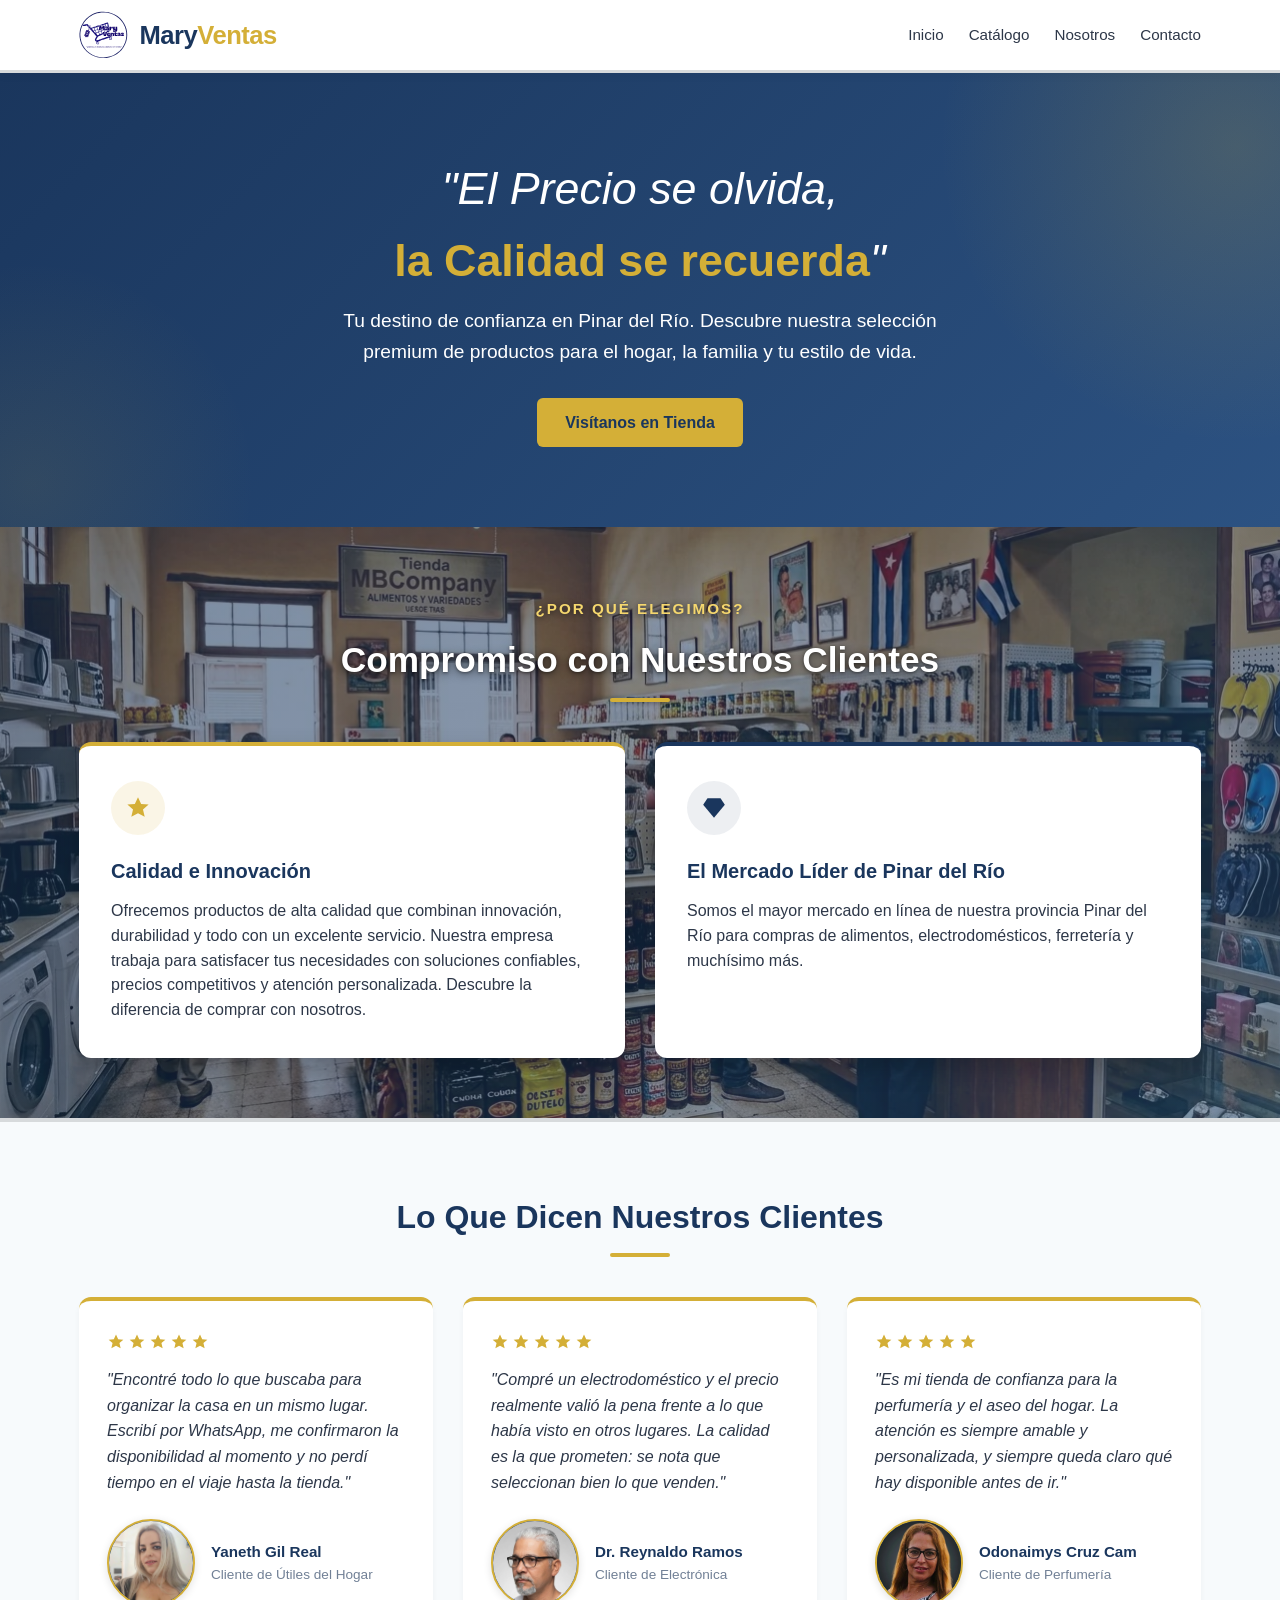
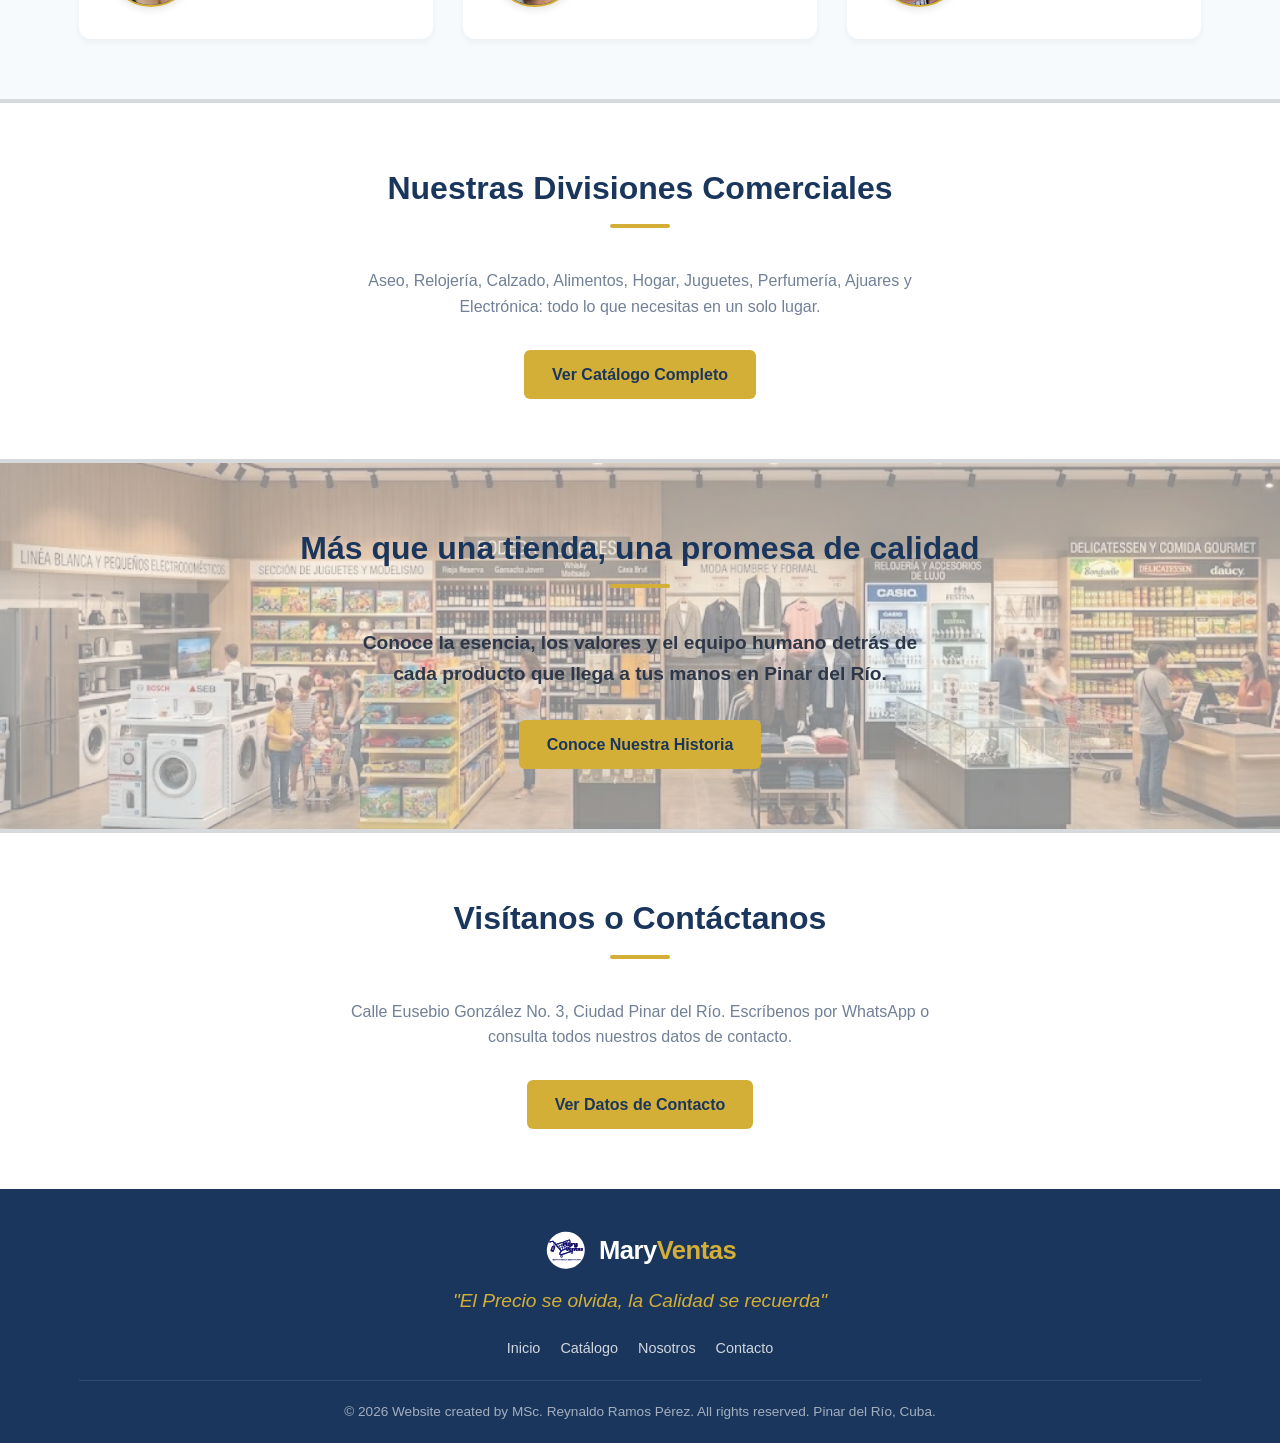
<file: index.html>
<!DOCTYPE html>
<html lang="es">
  <head>
    <meta charset="UTF-8" />
    <meta name="viewport" content="width=device-width, initial-scale=1.0" />
    <meta
      name="description"
      content="MaryVentas Pinar del Río. El Precio se olvida, la Calidad se recuerda. Catálogo de Aseo, Relojería, Calzado, Alimentos, Hogar, Juguetes, Perfumería, Ajuares y Electrónica."
    />
    <title>MaryVentas | Calidad que se recuerda en Pinar del Río</title>
    <link rel="stylesheet" href="css/main.css">
</head>
  <body>
    <!-- HEADER -->
    <header>
      <div class="container nav-container">
        <a href="index.html" class="logo">
          <img
            src="images/logos/logo.svg"
            alt="MaryVentas - Calidad que se recuerda"
            height="48"
            onerror="this.style.display = 'none'"
          />
          <!-- CAMBIO: "MBCompany" -> "MaryVentas". Preservación de color vía clases CSS existentes:
               "Mary" hereda el color que tenía "MB" (.logo-text { color: var(--primary) })
               "Ventas" hereda el color que tenía "Company" (.logo-text span { color: var(--accent) })
               No se tocó el CSS: como las reglas apuntan a la estructura/clase (no al texto), el color se conserva automáticamente al cambiar solo el contenido de los <span>. -->
          <span class="logo-text">Mary<span>Ventas</span></span>
        </a>
        <nav>
          <ul class="nav-menu" id="navMenu">
            <li><a href="#inicio" onclick="closeMenu()">Inicio</a></li>
            <li><a href="catalogo.html" onclick="closeMenu()">Catálogo</a></li>
            <li><a href="nosotros.html" onclick="closeMenu()">Nosotros</a></li>
            <li><a href="contacto.html" onclick="closeMenu()">Contacto</a></li>
          </ul>
        </nav>
        <div class="hamburger" id="hamburger" onclick="toggleMenu()">
          <span></span>
          <span></span>
          <span></span>
        </div>
      </div>
    </header>

    <!-- HERO SECTION -->
    <section id="inicio" class="hero fade-in">
      <div class="container">
        <h1>
          "El Precio se olvida, <br /><strong>la Calidad se recuerda</strong>"
        </h1>
        <p>
          Tu destino de confianza en Pinar del Río. Descubre nuestra selección
          premium de productos para el hogar, la familia y tu estilo de vida.
        </p>
        <a href="contacto.html" class="btn btn-primary">Visítanos en Tienda</a>
      </div>
    </section>

    <!-- PROPUESTA DE VALOR -->
    <section class="value-prop fade-in">
      <div class="container">
        <p class="value-eyebrow"><strong>¿Por qué elegimos?</strong></p>
        <h2 class="section-title">Compromiso con Nuestros Clientes</h2>
        <div class="value-grid">
          <div class="value-card">
            <div class="value-icon">
              <svg viewBox="0 0 24 24">
                <path
                  d="M12 2l2.9 6.26 6.9.6-5.2 4.56 1.57 6.77L12 16.9l-6.17 3.29 1.57-6.77-5.2-4.56 6.9-.6z"
                />
              </svg>
            </div>
            <h3>Calidad e Innovación</h3>
            <p>
              Ofrecemos productos de alta calidad que combinan innovación,
              durabilidad y todo con un excelente servicio. Nuestra empresa
              trabaja para satisfacer tus necesidades con soluciones confiables,
              precios competitivos y atención personalizada. Descubre la
              diferencia de comprar con nosotros.
            </p>
          </div>
          <div class="value-card">
            <div class="value-icon">
              <svg viewBox="0 0 24 24">
                <path d="M6 3L18 3L22 9L12 21L2 9Z" />
              </svg>
            </div>
            <h3>El Mercado Líder de Pinar del Río</h3>
            <p>
              Somos el mayor mercado en línea de nuestra provincia Pinar del Río
              para compras de alimentos, electrodomésticos, ferretería y
              muchísimo más.
            </p>
          </div>
        </div>
      </div>
    </section>

    <!-- TESTIMONIOS -->
    <section class="testimonials fade-in">
      <div class="container">
        <h2 class="section-title" style="text-align: center">
          Lo Que Dicen Nuestros Clientes
        </h2>
        <div class="testimonials-grid">
          <div class="testimonial-card">
            <div class="testimonial-stars">
              <svg viewBox="0 0 24 24"><path d="M12 2l2.9 6.26 6.9.6-5.2 4.56 1.57 6.77L12 16.9l-6.17 3.29 1.57-6.77-5.2-4.56 6.9-.6z"/></svg>
              <svg viewBox="0 0 24 24"><path d="M12 2l2.9 6.26 6.9.6-5.2 4.56 1.57 6.77L12 16.9l-6.17 3.29 1.57-6.77-5.2-4.56 6.9-.6z"/></svg>
              <svg viewBox="0 0 24 24"><path d="M12 2l2.9 6.26 6.9.6-5.2 4.56 1.57 6.77L12 16.9l-6.17 3.29 1.57-6.77-5.2-4.56 6.9-.6z"/></svg>
              <svg viewBox="0 0 24 24"><path d="M12 2l2.9 6.26 6.9.6-5.2 4.56 1.57 6.77L12 16.9l-6.17 3.29 1.57-6.77-5.2-4.56 6.9-.6z"/></svg>
              <svg viewBox="0 0 24 24"><path d="M12 2l2.9 6.26 6.9.6-5.2 4.56 1.57 6.77L12 16.9l-6.17 3.29 1.57-6.77-5.2-4.56 6.9-.6z"/></svg>
            </div>
            <p class="testimonial-text">
              "Encontré todo lo que buscaba para organizar la casa en un
              mismo lugar. Escribí por WhatsApp, me confirmaron la
              disponibilidad al momento y no perdí tiempo en el viaje hasta
              la tienda."
            </p>
            <div class="testimonial-author">
              <div class="testimonial-avatar">
                <img src="images/banners/testimonios/rubia.webp" alt="Yaneth Gil Real" />
              </div>
              <div>
                <div class="testimonial-name">Yaneth Gil Real</div>
                <div class="testimonial-role">Cliente de Útiles del Hogar</div>
              </div>
            </div>
          </div>
          <div class="testimonial-card">
            <div class="testimonial-stars">
              <svg viewBox="0 0 24 24"><path d="M12 2l2.9 6.26 6.9.6-5.2 4.56 1.57 6.77L12 16.9l-6.17 3.29 1.57-6.77-5.2-4.56 6.9-.6z"/></svg>
              <svg viewBox="0 0 24 24"><path d="M12 2l2.9 6.26 6.9.6-5.2 4.56 1.57 6.77L12 16.9l-6.17 3.29 1.57-6.77-5.2-4.56 6.9-.6z"/></svg>
              <svg viewBox="0 0 24 24"><path d="M12 2l2.9 6.26 6.9.6-5.2 4.56 1.57 6.77L12 16.9l-6.17 3.29 1.57-6.77-5.2-4.56 6.9-.6z"/></svg>
              <svg viewBox="0 0 24 24"><path d="M12 2l2.9 6.26 6.9.6-5.2 4.56 1.57 6.77L12 16.9l-6.17 3.29 1.57-6.77-5.2-4.56 6.9-.6z"/></svg>
              <svg viewBox="0 0 24 24"><path d="M12 2l2.9 6.26 6.9.6-5.2 4.56 1.57 6.77L12 16.9l-6.17 3.29 1.57-6.77-5.2-4.56 6.9-.6z"/></svg>
            </div>
            <p class="testimonial-text">
              "Compré un electrodoméstico y el precio realmente valió la
              pena frente a lo que había visto en otros lugares. La calidad
              es la que prometen: se nota que seleccionan bien lo que
              venden."
            </p>
            <div class="testimonial-author">
              <div class="testimonial-avatar">
                <img src="images/banners/testimonios/hombre.webp" alt="Dr. Reynaldo Ramos" />
              </div>
              <div>
                <div class="testimonial-name">Dr. Reynaldo Ramos</div>
                <div class="testimonial-role">Cliente de Electrónica</div>
              </div>
            </div>
          </div>
          <div class="testimonial-card">
            <div class="testimonial-stars">
              <svg viewBox="0 0 24 24"><path d="M12 2l2.9 6.26 6.9.6-5.2 4.56 1.57 6.77L12 16.9l-6.17 3.29 1.57-6.77-5.2-4.56 6.9-.6z"/></svg>
              <svg viewBox="0 0 24 24"><path d="M12 2l2.9 6.26 6.9.6-5.2 4.56 1.57 6.77L12 16.9l-6.17 3.29 1.57-6.77-5.2-4.56 6.9-.6z"/></svg>
              <svg viewBox="0 0 24 24"><path d="M12 2l2.9 6.26 6.9.6-5.2 4.56 1.57 6.77L12 16.9l-6.17 3.29 1.57-6.77-5.2-4.56 6.9-.6z"/></svg>
              <svg viewBox="0 0 24 24"><path d="M12 2l2.9 6.26 6.9.6-5.2 4.56 1.57 6.77L12 16.9l-6.17 3.29 1.57-6.77-5.2-4.56 6.9-.6z"/></svg>
              <svg viewBox="0 0 24 24"><path d="M12 2l2.9 6.26 6.9.6-5.2 4.56 1.57 6.77L12 16.9l-6.17 3.29 1.57-6.77-5.2-4.56 6.9-.6z"/></svg>
            </div>
            <p class="testimonial-text">
              "Es mi tienda de confianza para la perfumería y el aseo del
              hogar. La atención es siempre amable y personalizada, y
              siempre queda claro qué hay disponible antes de ir."
            </p>
            <div class="testimonial-author">
              <div class="testimonial-avatar">
                <img src="images/banners/testimonios/cuca.webp" alt="Odonaimys Cruz Cam" />
              </div>
              <div>
                <div class="testimonial-name">Odonaimys Cruz Cam</div>
                <div class="testimonial-role">Cliente de Perfumería</div>
              </div>
            </div>
          </div>
        </div>
      </div>
    </section>

    <!-- CATÁLOGO (Teaser) -->
    <section id="categorias" class="categories fade-in">
      <div class="container" style="text-align: center">
        <h2 class="section-title">Nuestras Divisiones Comerciales</h2>
        <p
          style="
            color: var(--text-light);
            max-width: 600px;
            margin: 0 auto 30px;
          "
        >
          Aseo, Relojería, Calzado, Alimentos, Hogar, Juguetes, Perfumería,
          Ajuares y Electrónica: todo lo que necesitas en un solo lugar.
        </p>
        <a href="catalogo.html" class="btn btn-primary"
          >Ver Catálogo Completo</a
        >
      </div>
    </section>

    <!-- NOSOTROS (Teaser) -->
    <section id="nosotros" class="about fade-in">
      <div class="container" style="text-align: center">
        <h2 class="section-title">
          Más que una tienda, una promesa de calidad
        </h2>
        <p
          style="
            color: var(--text-dark);
            max-width: 600px;
            margin: 0 auto 30px;
            font-size: 1.2rem;
            font-weight: 700;
          "
        >
          Conoce la esencia, los valores y el equipo humano detrás de cada
          producto que llega a tus manos en Pinar del Río.
        </p>
        <a href="nosotros.html" class="btn btn-primary"
          >Conoce Nuestra Historia</a
        >
      </div>
    </section>

    <!-- CONTACTO (Teaser) -->
    <section id="contacto" class="contact fade-in">
      <div class="container" style="text-align: center">
        <h2 class="section-title">Visítanos o Contáctanos</h2>
        <p
          style="
            color: var(--text-light);
            max-width: 600px;
            margin: 0 auto 30px;
          "
        >
          Calle Eusebio González No. 3, Ciudad Pinar del Río. Escríbenos por
          WhatsApp o consulta todos nuestros datos de contacto.
        </p>
        <a href="contacto.html" class="btn btn-primary"
          >Ver Datos de Contacto</a
        >
      </div>
    </section>

    <!-- FOOTER -->
    <footer>
      <div class="container">
        <div class="footer-logo">
          <img
            src="images/logos/logo_invertido.svg"
            alt="MaryVentas"
            height="42"
            style="display: inline-block; vertical-align: middle"
            onerror="this.style.display = 'none'"
          />
          <!-- CAMBIO: "MBCompany" -> "MaryVentas" (logo del footer). Preservación de color vía clases CSS existentes:
               "Mary" hereda el color que tenía "MB" (.footer-logo-text { color: var(--white) })
               "Ventas" hereda el color que tenía "Company" (.footer-logo-text span { color: var(--accent) }) -->
          <span class="footer-logo-text">Mary<span>Ventas</span></span>
        </div>
        <p class="footer-slogan">
          "El Precio se olvida, la Calidad se recuerda"
        </p>
        <div class="footer-links">
          <a href="#inicio">Inicio</a>
          <a href="catalogo.html">Catálogo</a>
          <a href="nosotros.html">Nosotros</a>
          <a href="contacto.html">Contacto</a>
        </div>
        <p class="copyright">
          &copy; 2026 Website created by MSc. Reynaldo Ramos Pérez. All rights
          reserved. Pinar del Río, Cuba.
        </p>
      </div>
    </footer>

    <!-- JAVASCRIPT (Minimalista y optimizado) -->
    <script src="js/main.js"></script>
</body>
</html>
</file>
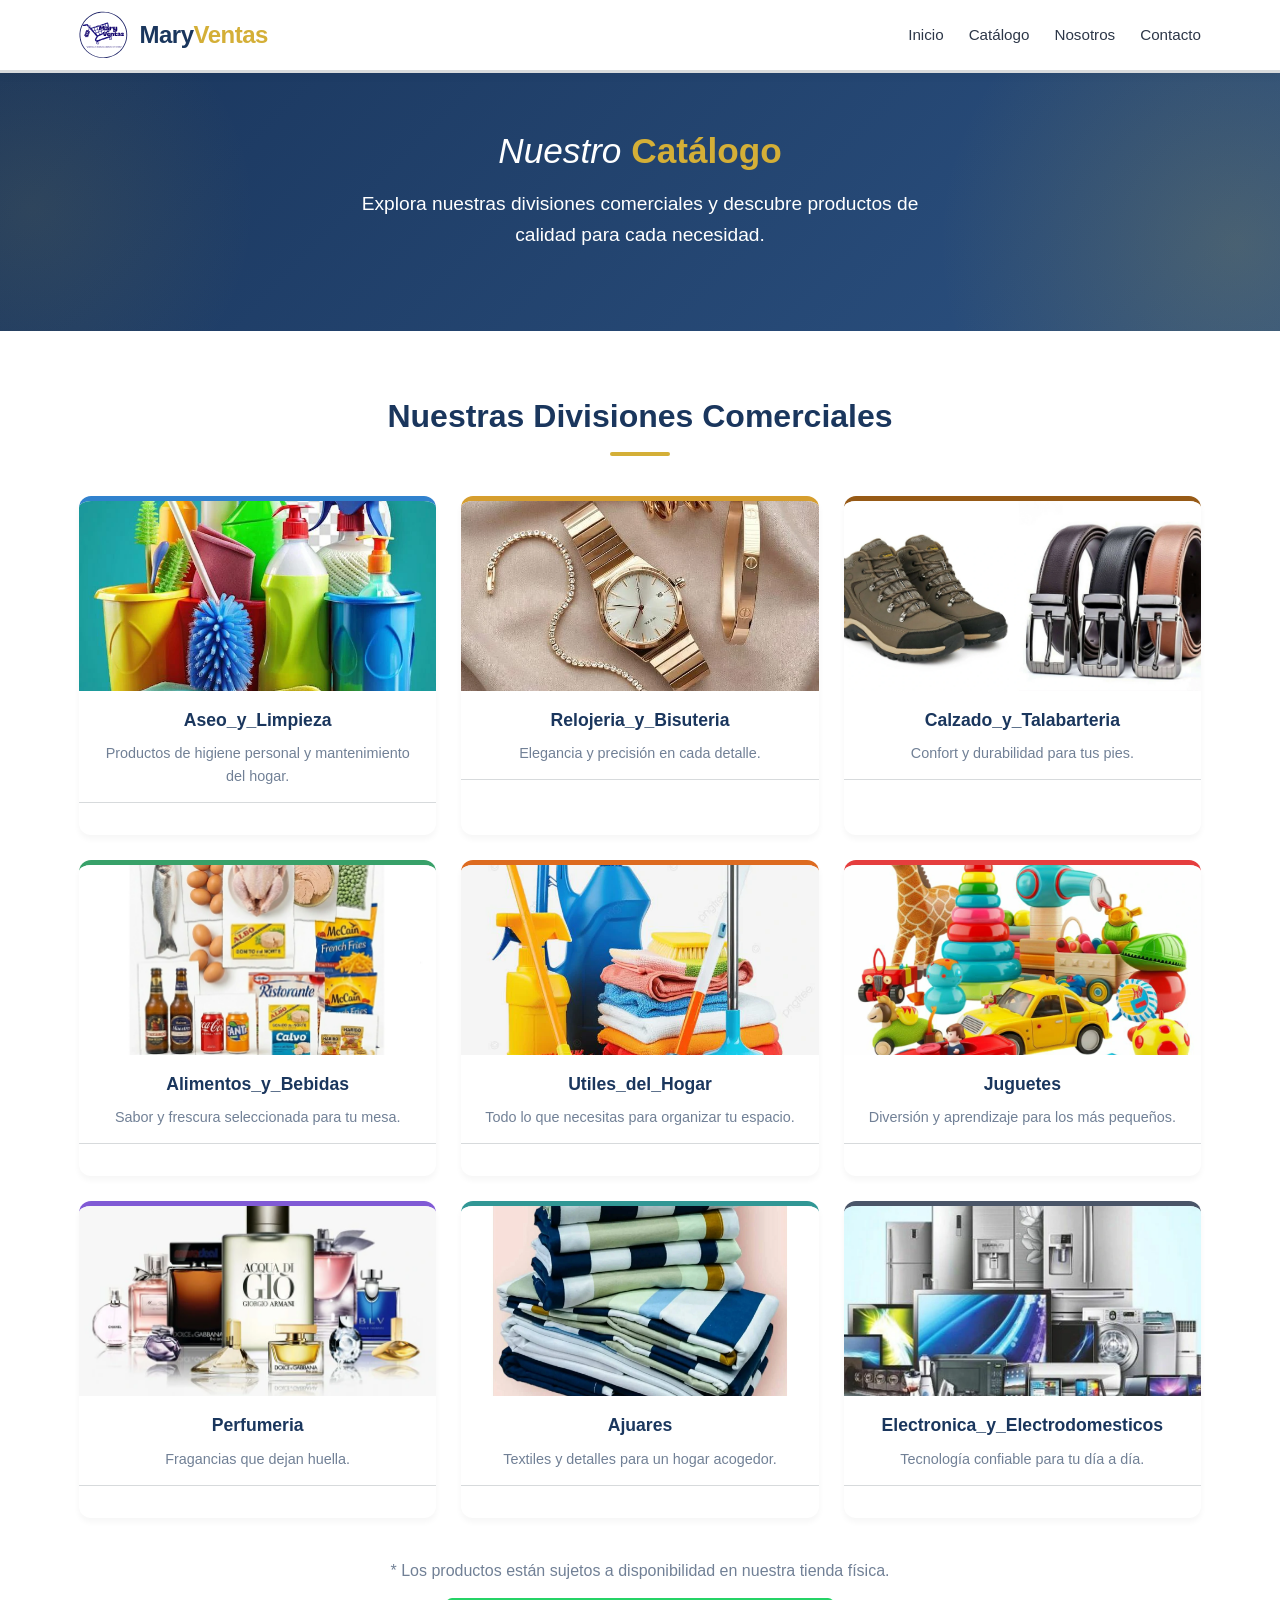
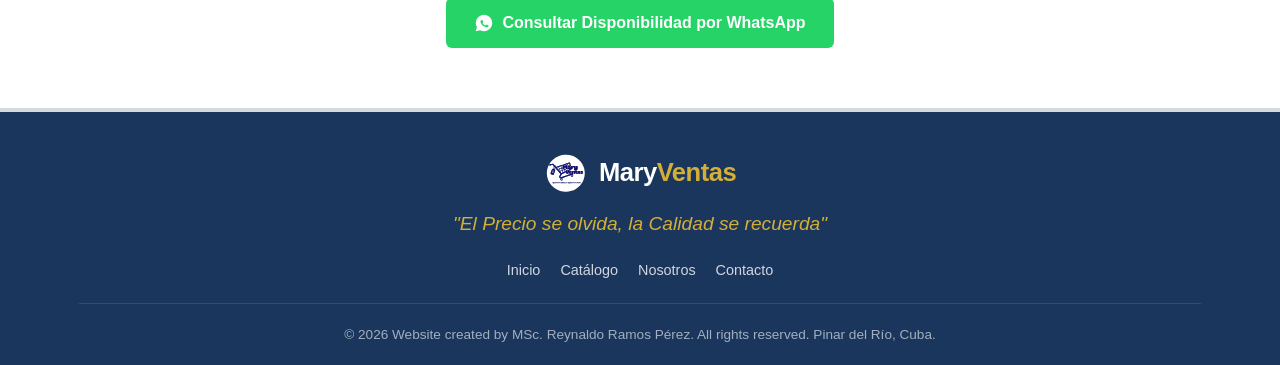
<file: catalogo.html>
<!DOCTYPE html>
<html lang="es">
<head>
    <meta charset="UTF-8">
    <meta name="viewport" content="width=device-width, initial-scale=1.0">
    <meta name="description" content="Catálogo completo de MaryVentas: Aseo, Relojería, Calzado, Alimentos, Hogar, Juguetes, Perfumería, Ajuares y Electrónica. Calidad que se recuerda en Pinar del Río.">
    <title>Catálogo | MaryVentas Pinar del Río</title>
    <link rel="stylesheet" href="css/catalogo.css">
</head>
<body>

    <!-- HEADER -->
    <header>
        <div class="container nav-container">
            <a href="index.html" class="logo">
                <img src="images/logos/logo.svg" alt="MaryVentas - Calidad que se recuerda" height="48" onerror="this.style.display='none'; this.nextElementSibling.style.display='inline';">
                <!-- CAMBIO: "MBCompany" -> "MaryVentas". Preservación de color vía clases CSS existentes:
                     "Mary" hereda el color que tenía "MB" (.logo-text { color: var(--primary) })
                     "Ventas" hereda el color que tenía "Company" (.logo-text span { color: var(--accent) })
                     No se tocó el CSS: como las reglas apuntan a la estructura/clase (no al texto), el color se conserva automáticamente al cambiar solo el contenido de los <span>. -->
                <span class="logo-text">Mary<span>Ventas</span></span>
            </a>
            <nav>
                <ul class="nav-menu" id="navMenu">
                    <li><a href="index.html#inicio" onclick="closeMenu()">Inicio</a></li>
                    <li><a href="catalogo.html" onclick="closeMenu()">Catálogo</a></li>
                    <li><a href="nosotros.html" onclick="closeMenu()">Nosotros</a></li>
                    <li><a href="contacto.html" onclick="closeMenu()">Contacto</a></li>
                </ul>
            </nav>
            <div class="hamburger" id="hamburger" onclick="toggleMenu()">
                <span></span>
                <span></span>
                <span></span>
            </div>
        </div>
    </header>

    <!-- PAGE BANNER -->
    <section class="hero fade-in" style="padding: 50px 0;">
        <div class="container">
            <h1 style="font-size: 2.2rem;">Nuestro <strong>Catálogo</strong></h1>
            <p>Explora nuestras divisiones comerciales y descubre productos de calidad para cada necesidad.</p>
        </div>
    </section>

    <!-- CATEGORÍAS -->
    <section id="categorias" class="categories fade-in">
        <div class="container">
            <h2 class="section-title">Nuestras Divisiones Comerciales</h2>
            <div class="category-grid">
                <!-- 1. Aseo -->
                <a  href="products/productos-aseo.html" class="category-card cat-aseo">
                    <img class="cat-image" src="./images/products/Aseo_y_Limpieza.webp" alt="Aseo_y_Limpieza" loading="lazy">
                    <h3>Aseo_y_Limpieza</h3>
                    <p>Productos de higiene personal y mantenimiento del hogar.</p>
                    <div class="cat-footer">
                    </div>
                </a>
                <!-- 2. Relojeria -->
                <a href="products/productos-relojeria.html" class="category-card cat-reloj">
                    <img class="cat-image" src="./images/products/Relojeria_y_Bisuteria.webp" alt="Relojeria_y_Bisuteria" loading="lazy">
                    <h3>Relojeria_y_Bisuteria</h3>
                    <p>Elegancia y precisión en cada detalle.</p>
                    <div class="cat-footer">
                    </div>
                </a>
                <!-- 3. Calzado -->
                <a href="products/productos-calzado.html" class="category-card cat-calzado">
                    <img class="cat-image" src="./images/products/Calzado_y_Talabarteria.webp" alt="Calzado_y_Talabarteria" loading="lazy">
                    <h3>Calzado_y_Talabarteria</h3>
                    <p>Confort y durabilidad para tus pies.</p>
                    <div class="cat-footer">
                    </div>
                </a>
                <!-- 4. Alimentos -->
                <a href="products/productos-alimentos.html" class="category-card cat-alimentos">
                    <img class="cat-image" src="./images/products/Alimentos_y_Bebidas.webp" alt="Alimentos_y_Bebidas" loading="lazy">
                    <h3>Alimentos_y_Bebidas</h3>
                    <p>Sabor y frescura seleccionada para tu mesa.</p>
                    <div class="cat-footer">
                    </div>
                </a>
                <!-- 5. Útiles del Hogar -->
                <a href="products/productos-hogar.html" class="category-card cat-utiles">
                    <img class="cat-image" src="./images/products/Utiles_del_Hogar.webp" alt="Utiles_del_Hogar" loading="lazy">
                    <h3>Utiles_del_Hogar</h3>
                    <p>Todo lo que necesitas para organizar tu espacio.</p>
                    <div class="cat-footer">
                    </div>
                </a>
                <!-- 6. Juguetes -->
                <a href="products/productos-juguetes.html" class="category-card cat-juguetes">
                    <img class="cat-image" src="./images/products/Juguetes.webp" alt="Juguetes" loading="lazy">
                    <h3>Juguetes</h3>
                    <p>Diversión y aprendizaje para los más pequeños.</p>
                    <div class="cat-footer">
                    </div>
                </a>
                <!-- 7. Perfumeria -->
                <a href="products/productos-perfumeria.html" class="category-card cat-perfume">
                    <img class="cat-image" src="./images/products/Perfumeria.webp" alt="Perfumeria" loading="lazy">
                    <h3>Perfumeria</h3>
                    <p>Fragancias que dejan huella.</p>
                    <div class="cat-footer">
                    </div>
                </a>
                <!-- 8. Ajuares -->
                <a href="products/productos-ajuares.html" class="category-card cat-ajuares">
                    <img class="cat-image" src="./images/products/Ajuares.webp" alt="Ajuares" loading="lazy">
                    <h3>Ajuares</h3>
                    <p>Textiles y detalles para un hogar acogedor.</p>
                    <div class="cat-footer">
                    </div>
                </a>
                <!-- 9. Electronica -->
                <a href="products/productos-electronica.html" class="category-card cat-electro">
                    <img class="cat-image" src="./images/products/Electronica_y_Electrodomesticos.webp" alt="Electronica _y_Electrodomesticos" loading="lazy">
                    <h3>Electronica_y_Electrodomesticos</h3>
                    <p>Tecnología confiable para tu día a día.</p>
                    <div class="cat-footer">
                    </div>
                </a>
            </div>
            <div style="text-align: center; margin-top: 40px;">
                <p style="color: var(--text-light); margin-bottom: 15px;">* Los productos están sujetos a disponibilidad en nuestra tienda física.</p>
                <a href="https://wa.me/5356729186?text=Hola%20MaryVentas,%20me%20interesa%20consultar%20disponibilidad%20de%20un%20producto." class="btn btn-whatsapp" target="_blank">
                    <svg width="20" height="20" viewBox="0 0 24 24" fill="white"><path d="M12.04 2C6.59 2 2.17 6.42 2.17 11.87c0 1.75.46 3.45 1.33 4.95L2.05 22l5.25-1.38c1.45.79 3.08 1.21 4.74 1.21 5.45 0 9.87-4.42 9.87-9.87S17.49 2 12.04 2zm5.23 13.94c-.22.62-1.28 1.19-1.77 1.27-.47.08-.91.11-2.77-.67-2.34-.98-3.84-3.36-3.96-3.52-.12-.16-.96-1.28-.96-2.44s.61-1.73.82-1.97c.22-.24.47-.3.62-.3.16 0 .31 0 .45.01.15.01.35-.06.55.42.2.48.68 1.66.74 1.78.06.12.1.26.02.42-.08.16-.12.26-.24.4-.12.14-.25.31-.36.42-.12.12-.24.25-.1.48.14.23.62 1.02 1.33 1.65.91.81 1.68 1.06 1.92 1.18.24.12.38.1.52-.06.14-.16.6-.7.76-.94.16-.24.32-.2.54-.12.22.08 1.4.66 1.64.78.24.12.4.18.46.28.06.1.06.58-.16 1.2z"/></svg>
                    Consultar Disponibilidad por WhatsApp
                </a>
            </div>
        </div>
    </section>

    <!-- FOOTER -->
    <footer>
        <div class="container">
            <div class="footer-logo">
                <img src="images/logos/logo_invertido.svg" alt="MaryVentas" height="42" style="display: inline-block; vertical-align: middle;" onerror="this.style.display='none'">
                <!-- CAMBIO: "MBCompany" -> "MaryVentas" (logo del footer). Preservación de color vía clases CSS existentes:
                     "Mary" hereda el color que tenía "MB" (.footer-logo-text { color: var(--white) })
                     "Ventas" hereda el color que tenía "Company" (.footer-logo-text span { color: var(--accent) }) -->
                <span class="footer-logo-text">Mary<span>Ventas</span></span>
            </div>
            <p class="footer-slogan">"El Precio se olvida, la Calidad se recuerda"</p>
            <div class="footer-links">
                <a href="index.html#inicio">Inicio</a>
                <a href="catalogo.html">Catálogo</a>
                <a href="nosotros.html">Nosotros</a>
                <a href="contacto.html">Contacto</a>
            </div>
            <p class="copyright">&copy; 2026 Website created by MSc. Reynaldo Ramos Pérez. All rights reserved. Pinar del Río, Cuba.</p>
        </div>
    </footer>

    <!-- JAVASCRIPT (Minimalista y optimizado) -->
    <script src="js/catalogo.js"></script>
</body>
</html>
</file>
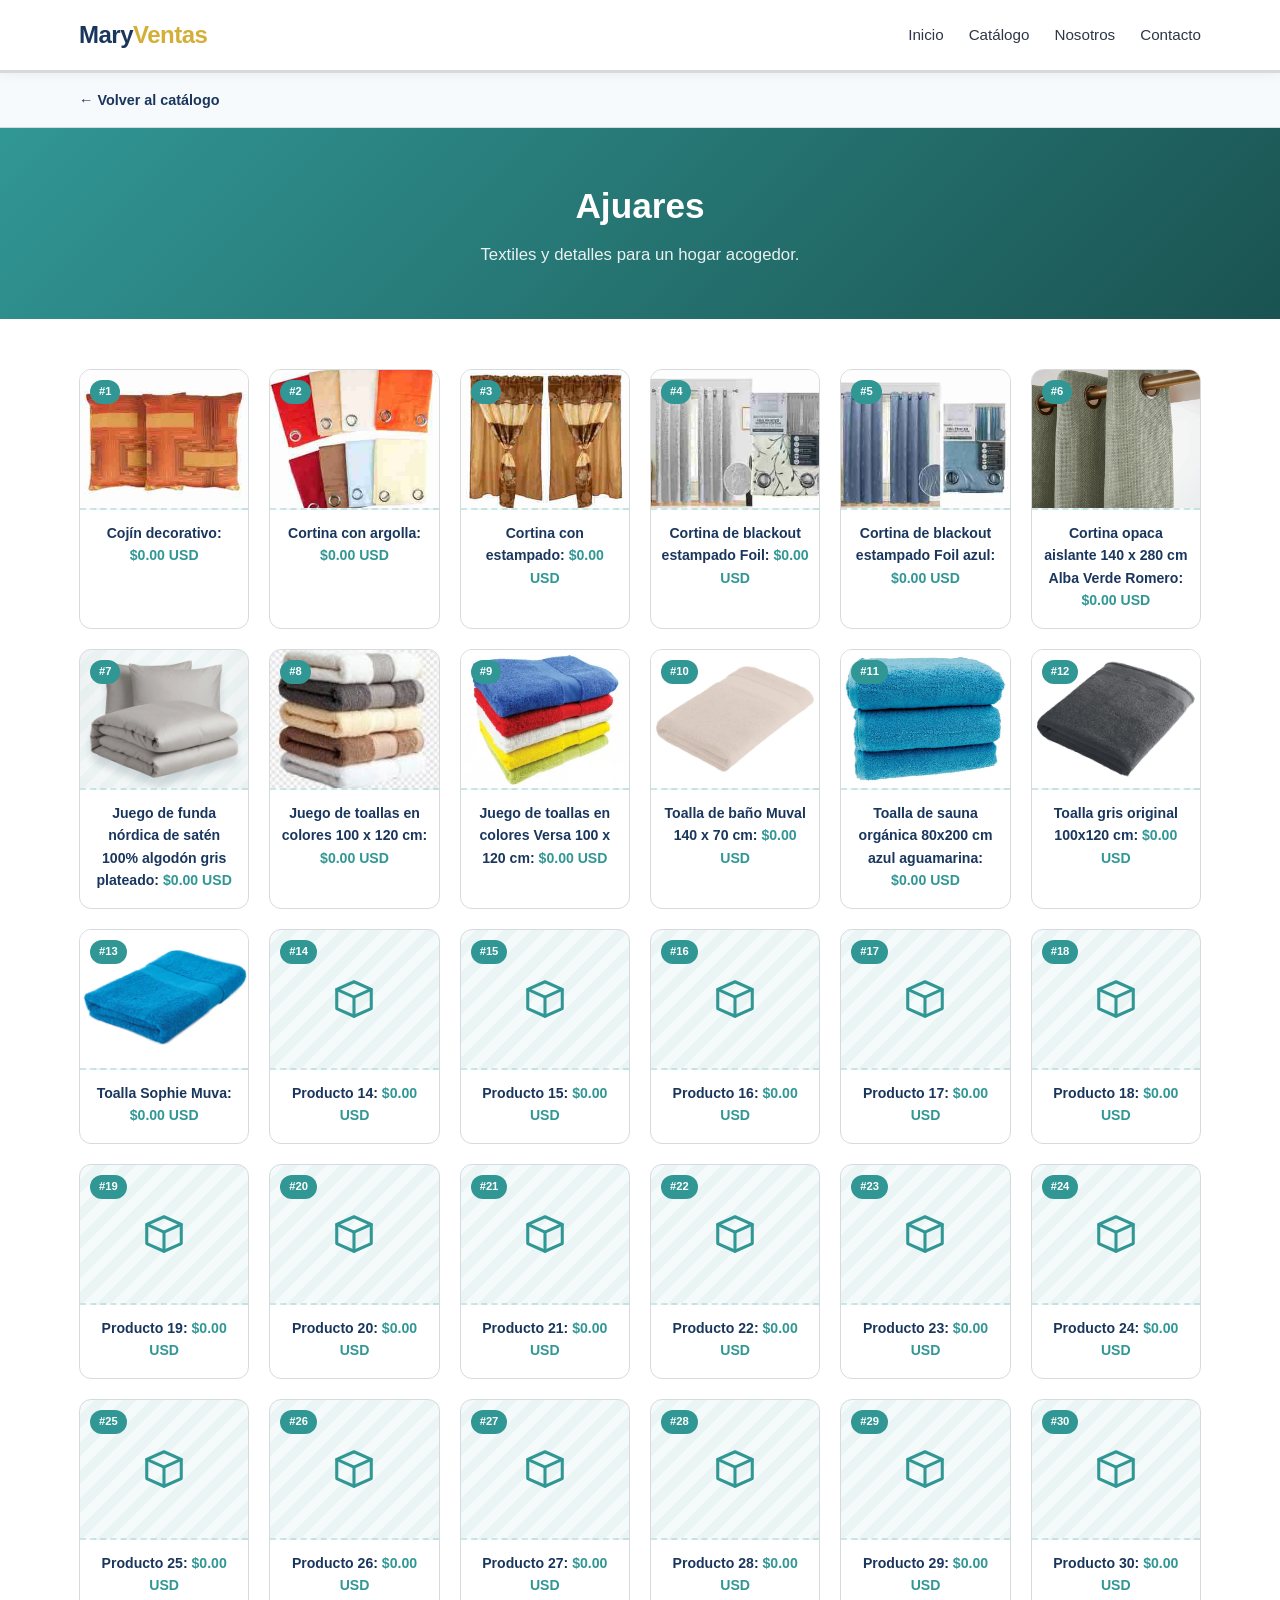
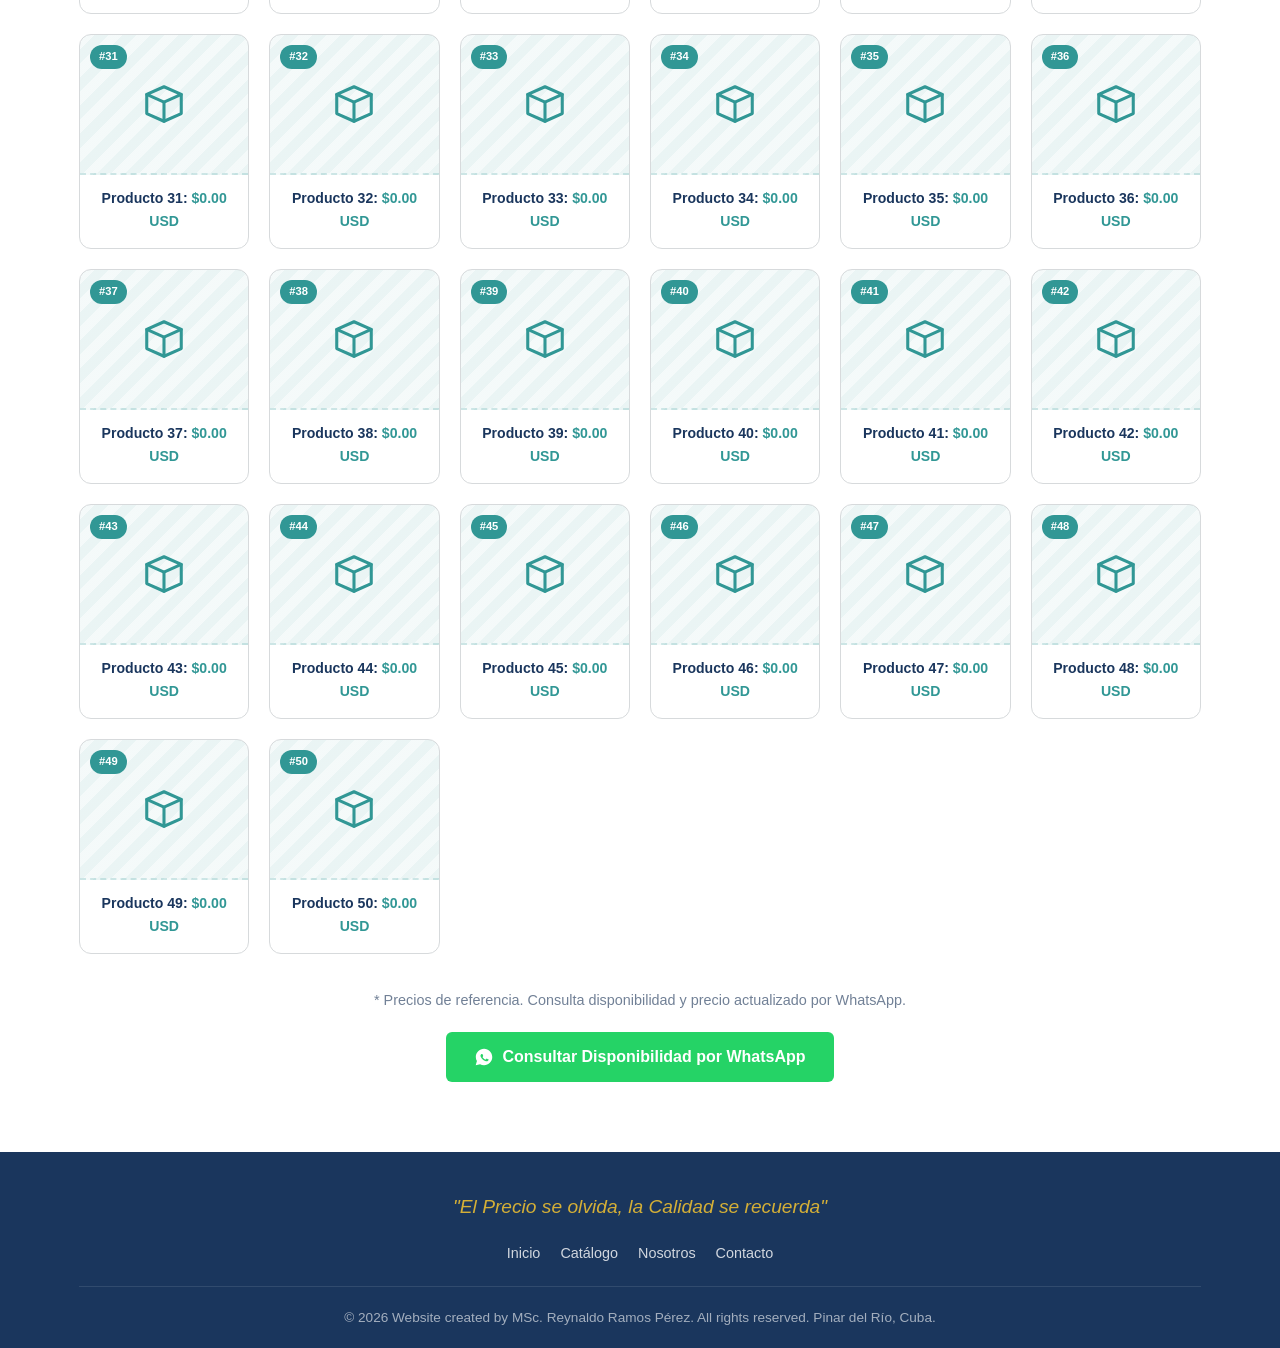
<file: products/productos-ajuares.html>
<!DOCTYPE html>
<html lang="es">
<head>
    <meta charset="UTF-8">
    <meta name="viewport" content="width=device-width, initial-scale=1.0">
    <meta name="description" content="Catálogo de productos de Ajuares | MaryVentas Pinar del Río.">
    <title>Ajuares | MaryVentas</title>
    <link rel="stylesheet" href="../css/productos-ajuares.css">
</head>
<body>

    <!-- HEADER -->
    <header>
        <div class="container nav-container">
            <a href="../index.html" class="logo">Mary<span>Ventas</span></a>
            <nav>
                <ul class="nav-menu" id="navMenu">
                    <li><a href="../index.html#inicio" onclick="closeMenu()">Inicio</a></li>
                    <li><a href="../catalogo.html" onclick="closeMenu()">Catálogo</a></li>
                    <li><a href="../nosotros.html" onclick="closeMenu()">Nosotros</a></li>
                    <li><a href="../contacto.html" onclick="closeMenu()">Contacto</a></li>
                </ul>
            </nav>
            <div class="hamburger" id="hamburger" onclick="toggleMenu()">
                <span></span>
                <span></span>
                <span></span>
            </div>
        </div>
    </header>

    <!-- VOLVER AL CATÁLOGO -->
    <div class="breadcrumb-bar">
        <div class="container">
            <a href="../catalogo.html">&larr; Volver al catálogo</a>
        </div>
    </div>

    <!-- HERO DE CATEGORÍA -->
    <section class="category-hero fade-in">
        <div class="container">
            <h1>Ajuares</h1>
            <p>Textiles y detalles para un hogar acogedor.</p>
        </div>
    </section>

    <!-- PRODUCTOS -->
    <section class="products fade-in visible">
        <div class="container">
            <div class="product-grid" id="productGrid">
                <!-- Las 50 tarjetas de producto se generan con JavaScript, ver el archivo JS. -->
            </div>

            <p class="products-note">* Precios de referencia. Consulta disponibilidad y precio actualizado por WhatsApp.</p>

            <div class="products-cta">
                <a href="https://wa.me/5356729186?text=Hola%20MaryVentas,%20me%20interesa%20consultar%20disponibilidad%20de%20un%20producto%20de%20Ajuares." class="btn btn-whatsapp" target="_blank">
                    <svg width="20" height="20" viewBox="0 0 24 24" fill="white"><path d="M12.04 2C6.59 2 2.17 6.42 2.17 11.87c0 1.75.46 3.45 1.33 4.95L2.05 22l5.25-1.38c1.45.79 3.08 1.21 4.74 1.21 5.45 0 9.87-4.42 9.87-9.87S17.49 2 12.04 2zm5.23 13.94c-.22.62-1.28 1.19-1.77 1.27-.47.08-.91.11-2.77-.67-2.34-.98-3.84-3.36-3.96-3.52-.12-.16-.96-1.28-.96-2.44s.61-1.73.82-1.97c.22-.24.47-.3.62-.3.16 0 .31 0 .45.01.15.01.35-.06.55.42.2.48.68 1.66.74 1.78.06.12.1.26.02.42-.08.16-.12.26-.24.4-.12.14-.25.31-.36.42-.12.12-.24.25-.1.48.14.23.62 1.02 1.33 1.65.91.81 1.68 1.06 1.92 1.18.24.12.38.1.52-.06.14-.16.6-.7.76-.94.16-.24.32-.2.54-.12.22.08 1.4.66 1.64.78.24.12.4.18.46.28.06.1.06.58-.16 1.2z"/></svg>
                    Consultar Disponibilidad por WhatsApp
                </a>
            </div>
        </div>
    </section>

    <!-- FOOTER -->
    <footer>
        <div class="container">
            <p class="footer-slogan">"El Precio se olvida, la Calidad se recuerda"</p>
            <div class="footer-links">
                <a href="../index.html#inicio">Inicio</a>
                <a href="../catalogo.html">Catálogo</a>
                <a href="../nosotros.html">Nosotros</a>
                <a href="../contacto.html">Contacto</a>
            </div>
            <p class="copyright">&copy; 2026 Website created by MSc. Reynaldo Ramos Pérez. All rights reserved. Pinar del Río, Cuba.</p>
        </div>
    </footer>

    <script src="../js/productos-ajuares.js"></script>
</body>
</html>
</file>
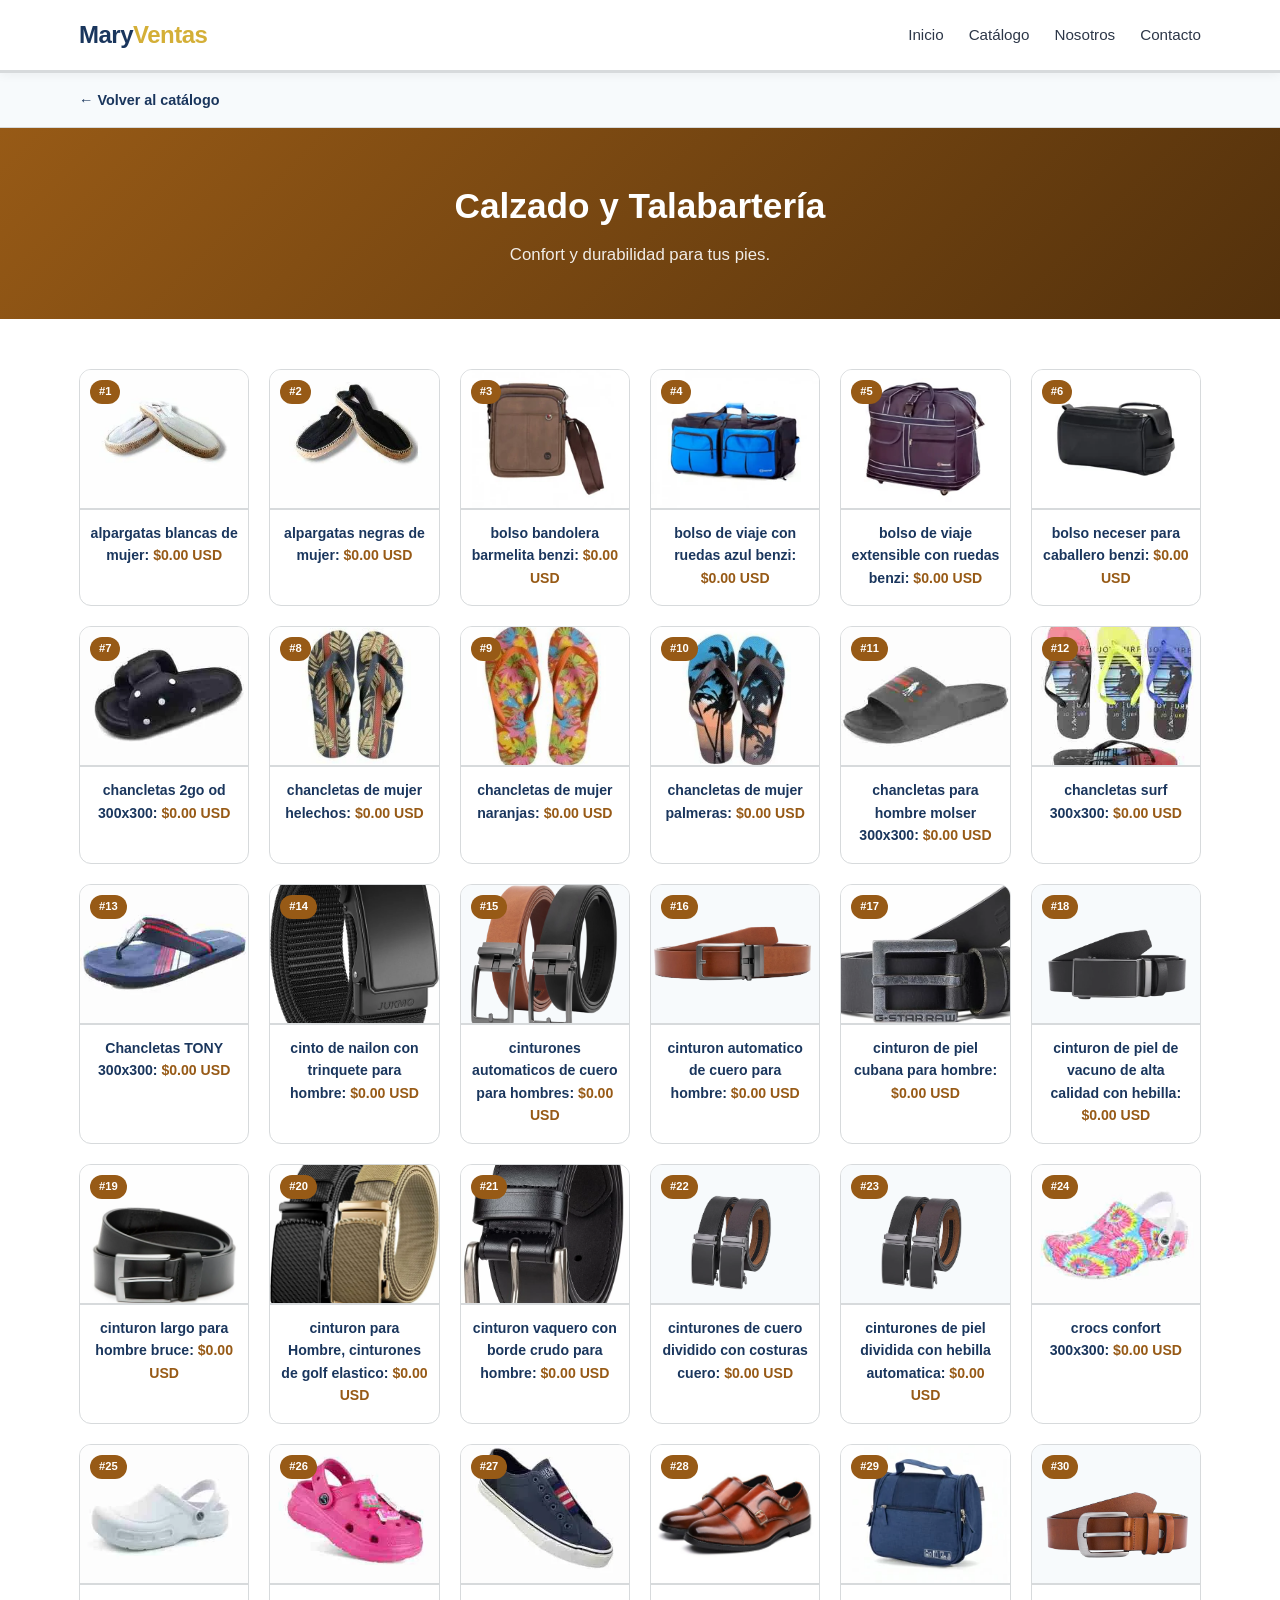
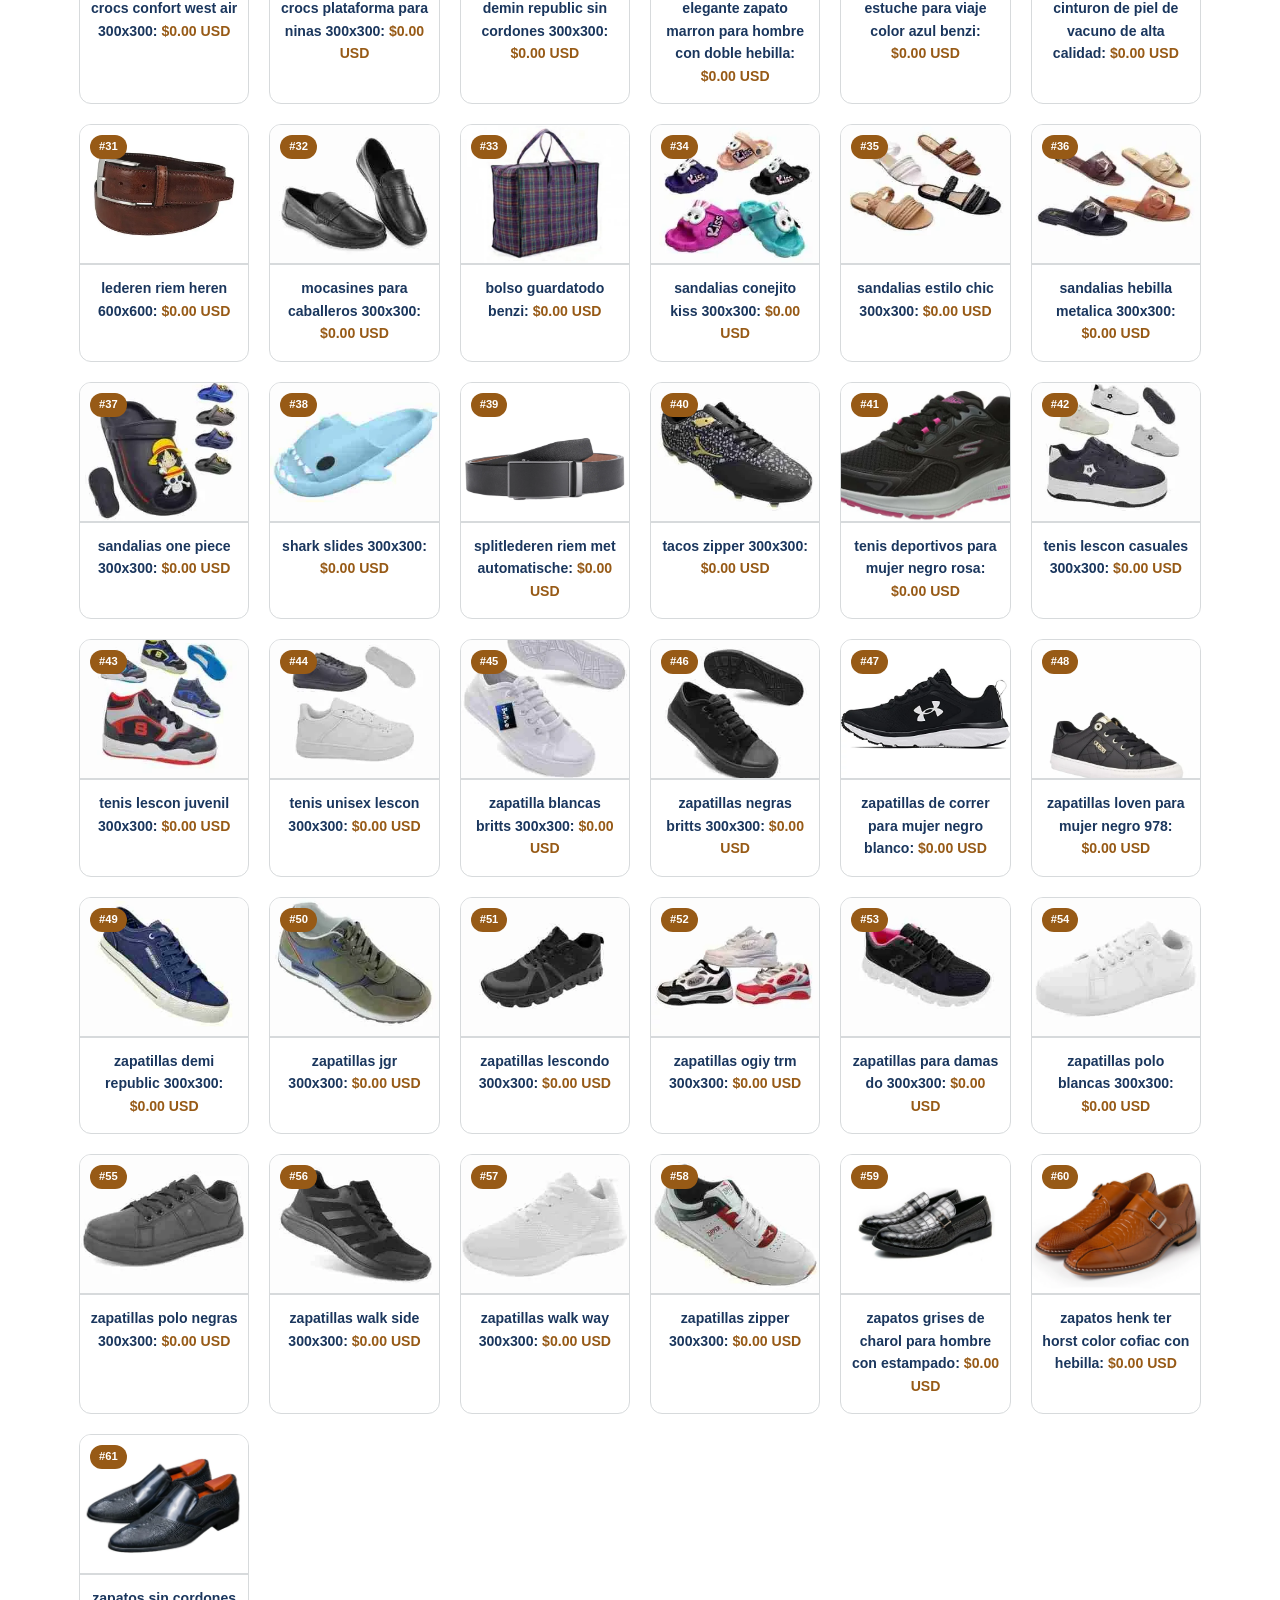
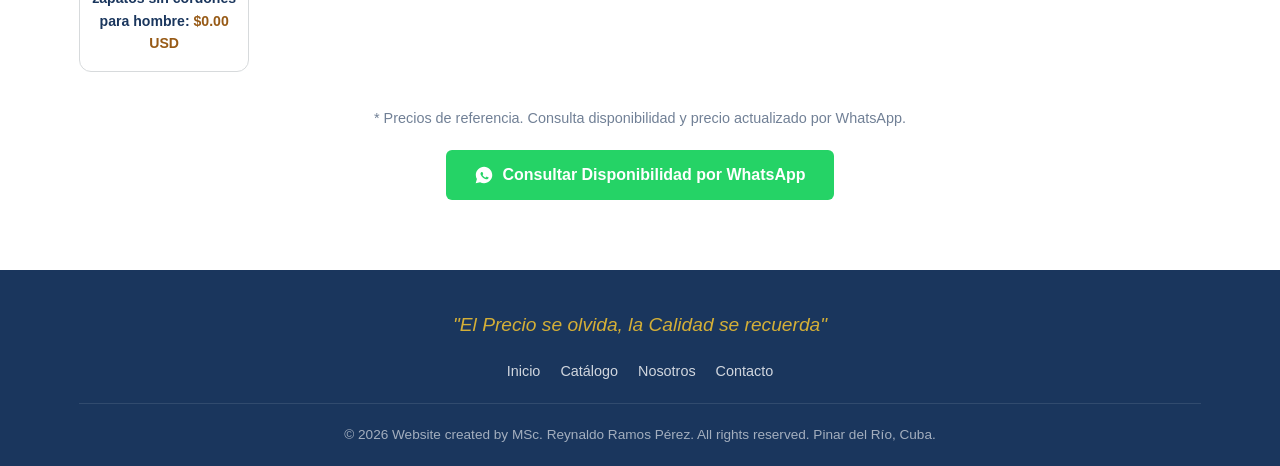
<file: products/productos-calzado.html>
<!DOCTYPE html>
<html lang="es">
<head>
    <meta charset="UTF-8">
    <meta name="viewport" content="width=device-width, initial-scale=1.0">
    <meta name="description" content="Catálogo de productos de Calzado y Talabartería | MaryVentas Pinar del Río.">
    <title>Calzado y Talabartería | MaryVentas</title>
    <link rel="stylesheet" href="../css/productos-calzado.css">
</head>
<body>

    <!-- HEADER -->
    <header>
        <div class="container nav-container">
            <a href="../index.html" class="logo">Mary<span>Ventas</span></a>
            <nav>
                <ul class="nav-menu" id="navMenu">
                    <li><a href="../index.html#inicio" onclick="closeMenu()">Inicio</a></li>
                    <li><a href="../catalogo.html" onclick="closeMenu()">Catálogo</a></li>
                    <li><a href="../nosotros.html" onclick="closeMenu()">Nosotros</a></li>
                    <li><a href="../contacto.html" onclick="closeMenu()">Contacto</a></li>
                </ul>
            </nav>
            <div class="hamburger" id="hamburger" onclick="toggleMenu()">
                <span></span>
                <span></span>
                <span></span>
            </div>
        </div>
    </header>

    <!-- VOLVER AL CATÁLOGO -->
    <div class="breadcrumb-bar">
        <div class="container">
            <a href="../catalogo.html">&larr; Volver al catálogo</a>
        </div>
    </div>

    <!-- HERO DE CATEGORÍA -->
    <section class="category-hero fade-in">
        <div class="container">
            <h1>Calzado y Talabartería</h1>
            <p>Confort y durabilidad para tus pies.</p>
        </div>
    </section>

    <!-- PRODUCTOS -->
    <section class="products fade-in visible">
        <div class="container">
            <div class="product-grid" id="productGrid">
                <!-- Las tarjetas de producto se generan con JavaScript, ver el archivo JS. -->
            </div>

            <p class="products-note">* Precios de referencia. Consulta disponibilidad y precio actualizado por WhatsApp.</p>

            <div class="products-cta">
                <a href="https://wa.me/5356729186?text=Hola%20MaryVentas,%20me%20interesa%20consultar%20disponibilidad%20de%20un%20producto%20de%20Calzado%20y%20Talabartería." class="btn btn-whatsapp" target="_blank">
                    <svg width="20" height="20" viewBox="0 0 24 24" fill="white"><path d="M12.04 2C6.59 2 2.17 6.42 2.17 11.87c0 1.75.46 3.45 1.33 4.95L2.05 22l5.25-1.38c1.45.79 3.08 1.21 4.74 1.21 5.45 0 9.87-4.42 9.87-9.87S17.49 2 12.04 2zm5.23 13.94c-.22.62-1.28 1.19-1.77 1.27-.47.08-.91.11-2.77-.67-2.34-.98-3.84-3.36-3.96-3.52-.12-.16-.96-1.28-.96-2.44s.61-1.73.82-1.97c.22-.24.47-.3.62-.3.16 0 .31 0 .45.01.15.01.35-.06.55.42.2.48.68 1.66.74 1.78.06.12.1.26.02.42-.08.16-.12.26-.24.4-.12.14-.25.31-.36.42-.12.12-.24.25-.1.48.14.23.62 1.02 1.33 1.65.91.81 1.68 1.06 1.92 1.18.24.12.38.1.52-.06.14-.16.6-.7.76-.94.16-.24.32-.2.54-.12.22.08 1.4.66 1.64.78.24.12.4.18.46.28.06.1.06.58-.16 1.2z"/></svg>
                    Consultar Disponibilidad por WhatsApp
                </a>
            </div>
        </div>
    </section>

    <!-- FOOTER -->
    <footer>
        <div class="container">
            <p class="footer-slogan">"El Precio se olvida, la Calidad se recuerda"</p>
            <div class="footer-links">
                <a href="../index.html#inicio">Inicio</a>
                <a href="../catalogo.html">Catálogo</a>
                <a href="../nosotros.html">Nosotros</a>
                <a href="../contacto.html">Contacto</a>
            </div>
            <p class="copyright">&copy; 2026 Website created by MSc. Reynaldo Ramos Pérez. All rights reserved. Pinar del Río, Cuba.</p>
        </div>
    </footer>

    <script src="../js/productos-calzado.js"></script>
</body>
</html>
</file>
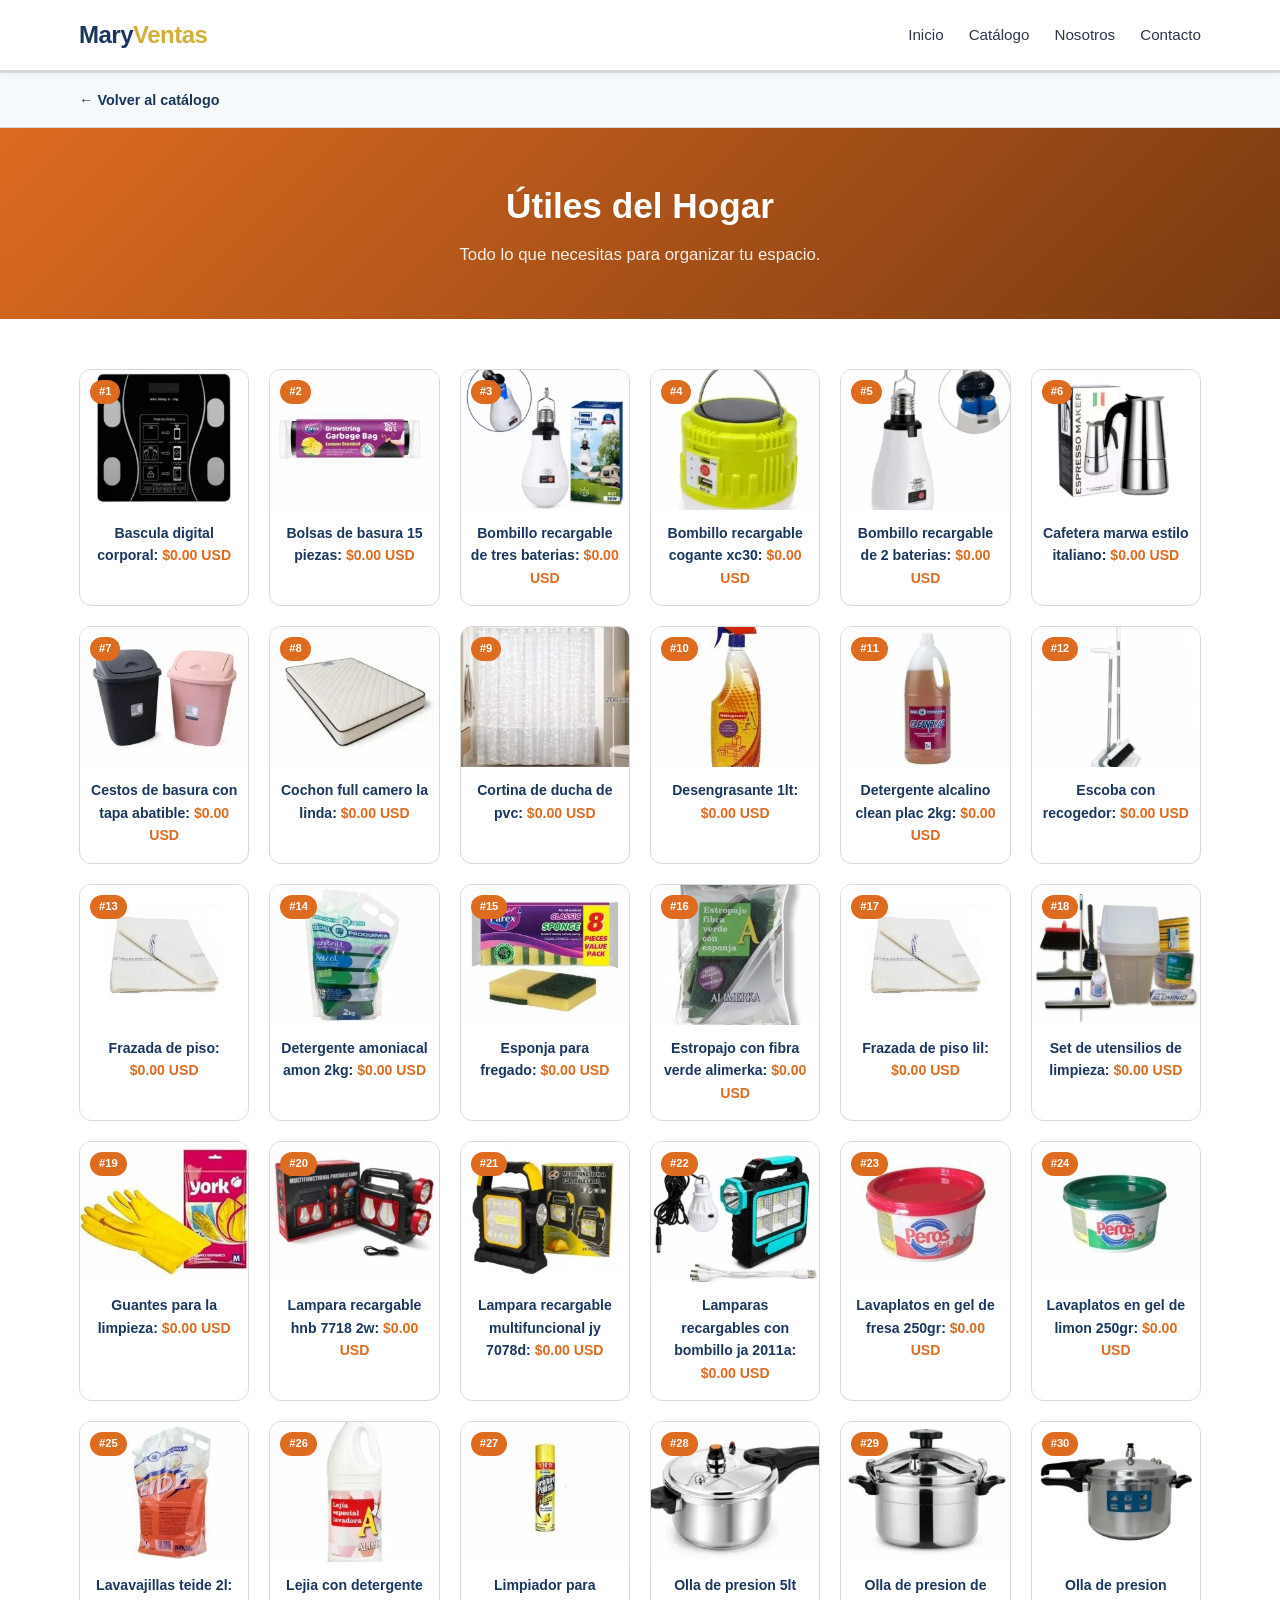
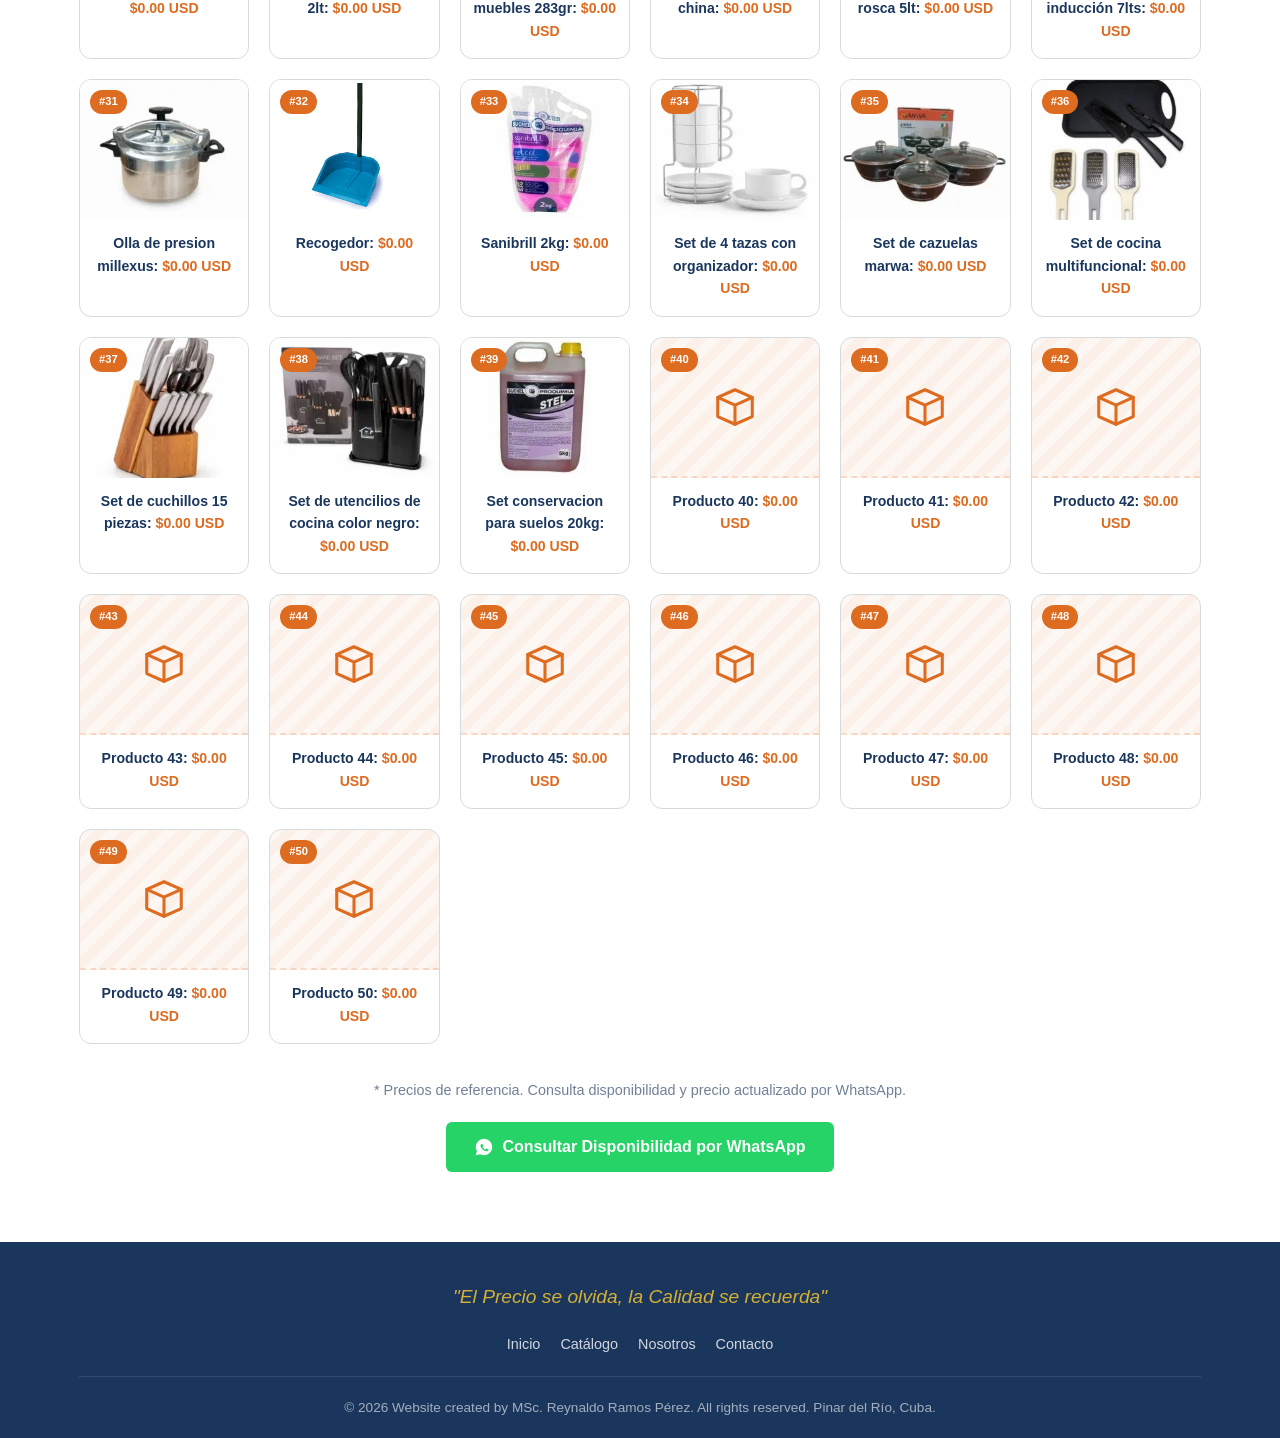
<file: products/productos-hogar.html>
<!DOCTYPE html>
<html lang="es">
<head>
    <meta charset="UTF-8">
    <meta name="viewport" content="width=device-width, initial-scale=1.0">
    <meta name="description" content="Catálogo de productos de Útiles del Hogar | MaryVentas Pinar del Río.">
    <title>Útiles del Hogar | MaryVentas</title>
    <link rel="stylesheet" href="../css/productos-hogar.css">
</head>
<body>

    <!-- HEADER -->
    <header>
        <div class="container nav-container">
            <a href="../index.html" class="logo">Mary<span>Ventas</span></a>
            <nav>
                <ul class="nav-menu" id="navMenu">
                    <li><a href="../index.html#inicio" onclick="closeMenu()">Inicio</a></li>
                    <li><a href="../catalogo.html" onclick="closeMenu()">Catálogo</a></li>
                    <li><a href="../nosotros.html" onclick="closeMenu()">Nosotros</a></li>
                    <li><a href="../contacto.html" onclick="closeMenu()">Contacto</a></li>
                </ul>
            </nav>
            <div class="hamburger" id="hamburger" onclick="toggleMenu()">
                <span></span>
                <span></span>
                <span></span>
            </div>
        </div>
    </header>

    <!-- VOLVER AL CATÁLOGO -->
    <div class="breadcrumb-bar">
        <div class="container">
            <a href="../catalogo.html">&larr; Volver al catálogo</a>
        </div>
    </div>

    <!-- HERO DE CATEGORÍA -->
    <section class="category-hero fade-in">
        <div class="container">
            <h1>Útiles del Hogar</h1>
            <p>Todo lo que necesitas para organizar tu espacio.</p>
        </div>
    </section>

    <!-- PRODUCTOS -->
    <section class="products fade-in visible">
        <div class="container">
            <div class="product-grid" id="productGrid">
                <!-- Las 50 tarjetas de producto se generan con JavaScript, ver el archivo JS. -->
            </div>

            <p class="products-note">* Precios de referencia. Consulta disponibilidad y precio actualizado por WhatsApp.</p>

            <div class="products-cta">
                <a href="https://wa.me/5356729186?text=Hola%20MaryVentas,%20me%20interesa%20consultar%20disponibilidad%20de%20un%20producto%20de%20Útiles%20del%20Hogar." class="btn btn-whatsapp" target="_blank">
                    <svg width="20" height="20" viewBox="0 0 24 24" fill="white"><path d="M12.04 2C6.59 2 2.17 6.42 2.17 11.87c0 1.75.46 3.45 1.33 4.95L2.05 22l5.25-1.38c1.45.79 3.08 1.21 4.74 1.21 5.45 0 9.87-4.42 9.87-9.87S17.49 2 12.04 2zm5.23 13.94c-.22.62-1.28 1.19-1.77 1.27-.47.08-.91.11-2.77-.67-2.34-.98-3.84-3.36-3.96-3.52-.12-.16-.96-1.28-.96-2.44s.61-1.73.82-1.97c.22-.24.47-.3.62-.3.16 0 .31 0 .45.01.15.01.35-.06.55.42.2.48.68 1.66.74 1.78.06.12.1.26.02.42-.08.16-.12.26-.24.4-.12.14-.25.31-.36.42-.12.12-.24.25-.1.48.14.23.62 1.02 1.33 1.65.91.81 1.68 1.06 1.92 1.18.24.12.38.1.52-.06.14-.16.6-.7.76-.94.16-.24.32-.2.54-.12.22.08 1.4.66 1.64.78.24.12.4.18.46.28.06.1.06.58-.16 1.2z"/></svg>
                    Consultar Disponibilidad por WhatsApp
                </a>
            </div>
        </div>
    </section>

    <!-- FOOTER -->
    <footer>
        <div class="container">
            <p class="footer-slogan">"El Precio se olvida, la Calidad se recuerda"</p>
            <div class="footer-links">
                <a href="../index.html#inicio">Inicio</a>
                <a href="../catalogo.html">Catálogo</a>
                <a href="../nosotros.html">Nosotros</a>
                <a href="../contacto.html">Contacto</a>
            </div>
            <p class="copyright">&copy; 2026 Website created by MSc. Reynaldo Ramos Pérez. All rights reserved. Pinar del Río, Cuba.</p>
        </div>
    </footer>

    <script src="../js/productos-hogar.js"></script>
</body>
</html>
</file>
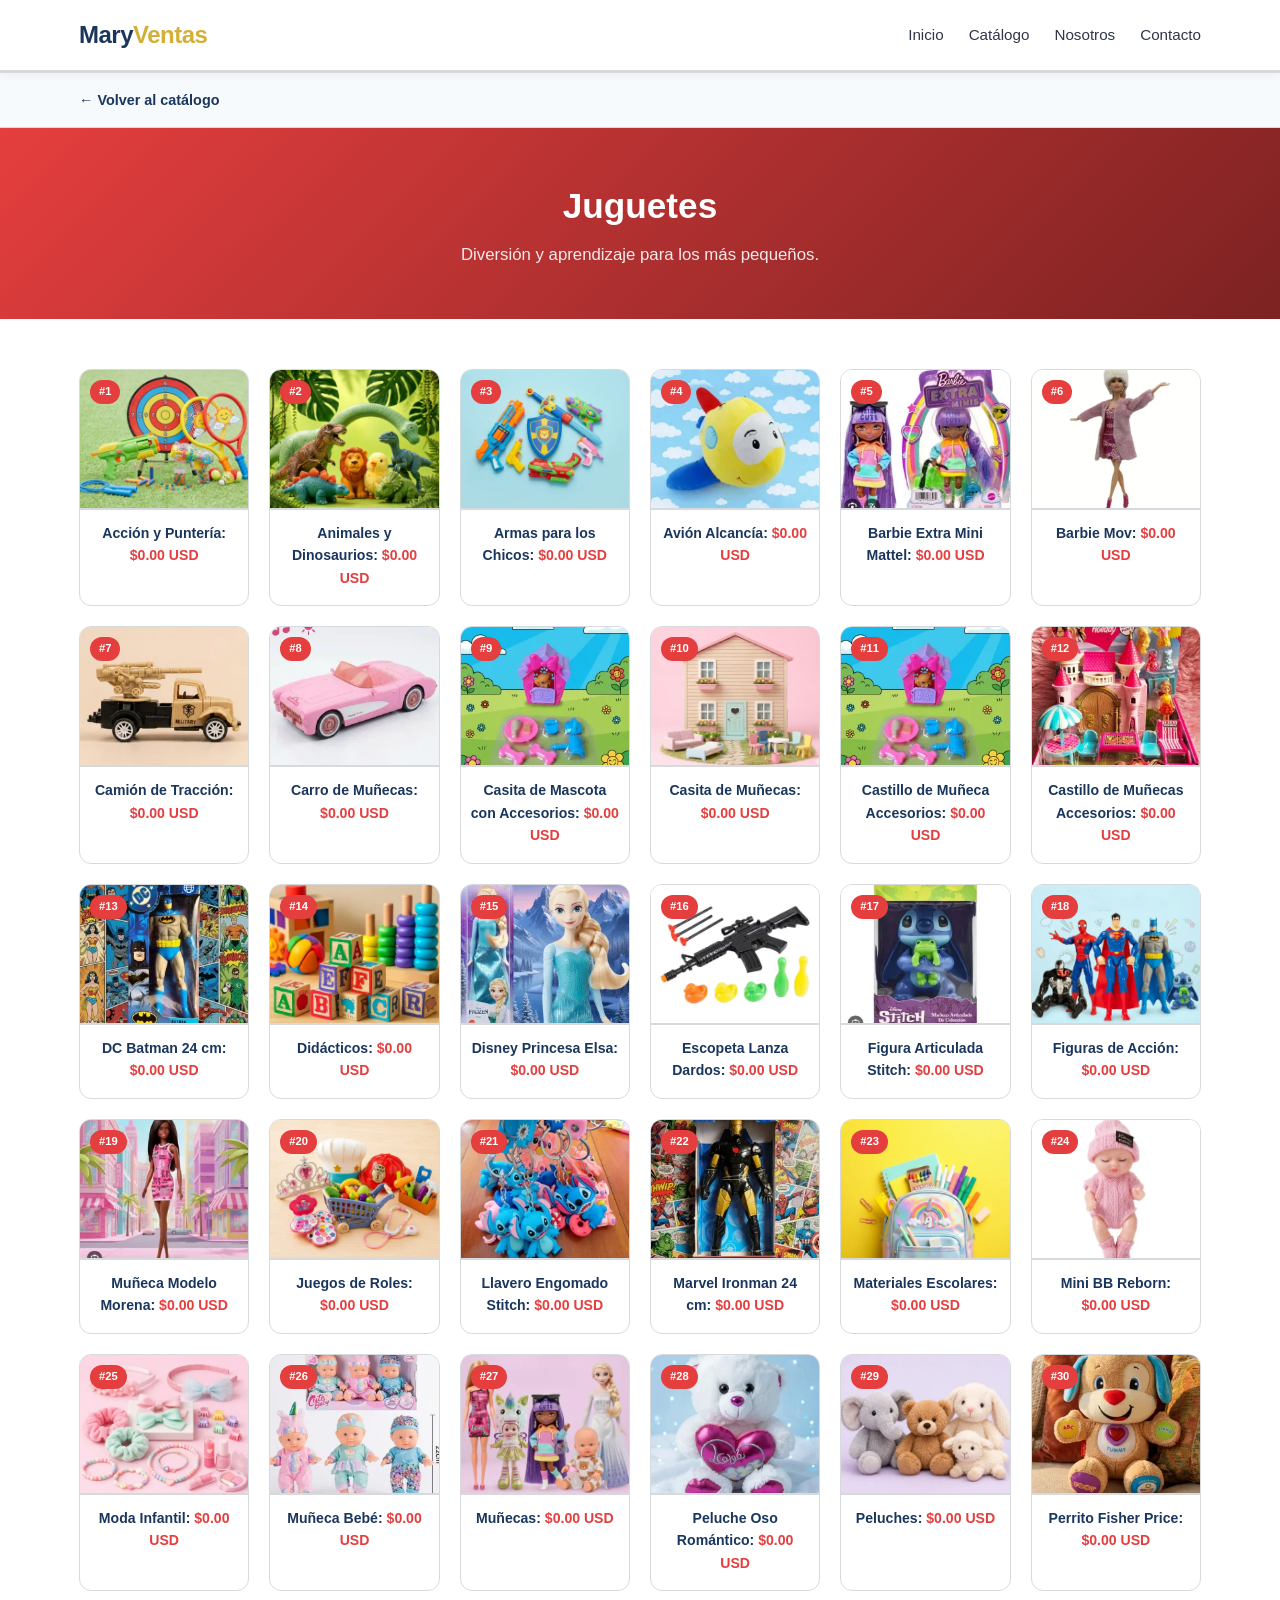
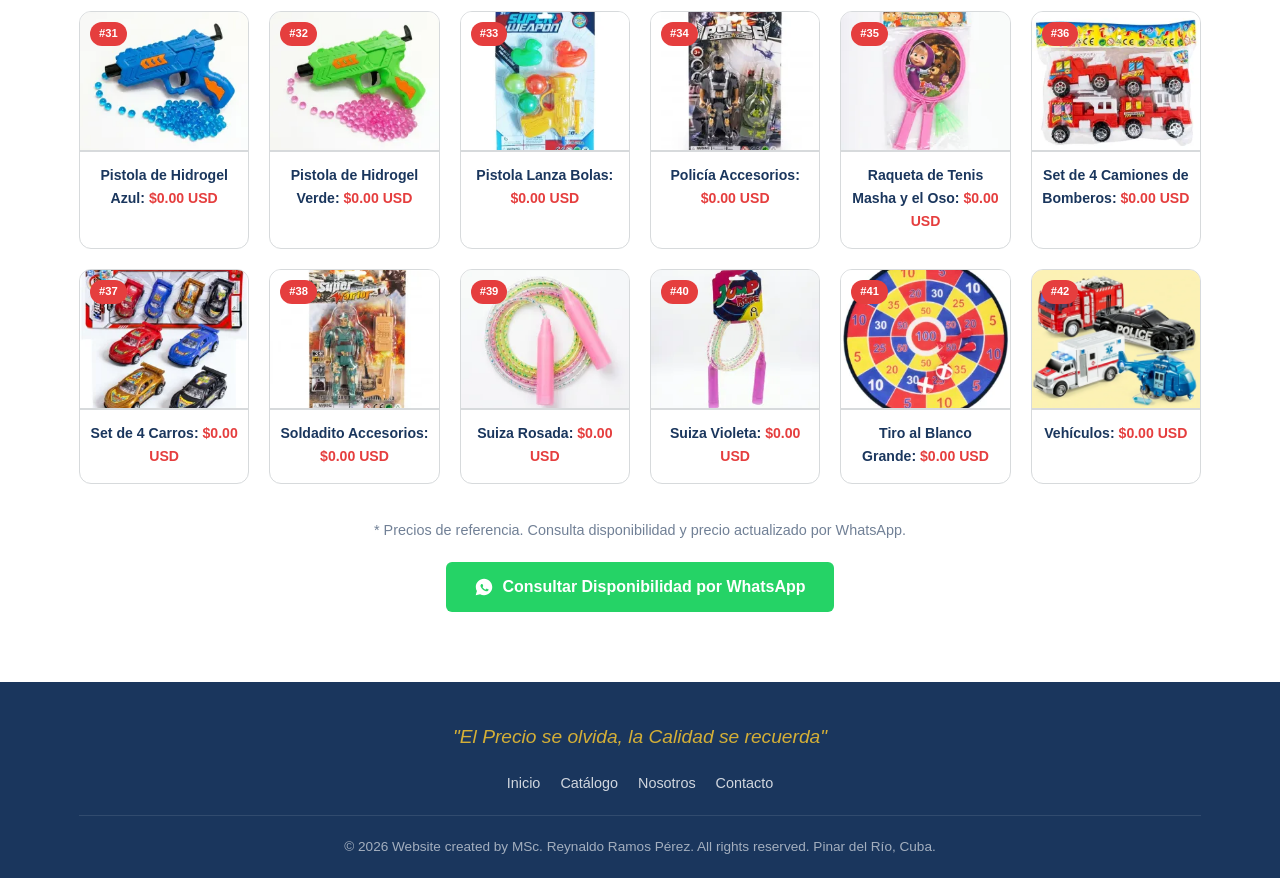
<file: products/productos-juguetes.html>
<!DOCTYPE html>
<html lang="es">
<head>
    <meta charset="UTF-8">
    <meta name="viewport" content="width=device-width, initial-scale=1.0">
    <meta name="description" content="Catálogo de productos de Juguetes | MaryVentas Pinar del Río.">
    <title>Juguetes | MaryVentas</title>
    <link rel="stylesheet" href="../css/productos-juguetes.css">
</head>
<body>

    <!-- HEADER -->
    <header>
        <div class="container nav-container">
            <a href="../index.html" class="logo">Mary<span>Ventas</span></a>
            <nav>
                <ul class="nav-menu" id="navMenu">
                    <li><a href="../index.html#inicio" onclick="closeMenu()">Inicio</a></li>
                    <li><a href="../catalogo.html" onclick="closeMenu()">Catálogo</a></li>
                    <li><a href="../nosotros.html" onclick="closeMenu()">Nosotros</a></li>
                    <li><a href="../contacto.html" onclick="closeMenu()">Contacto</a></li>
                </ul>
            </nav>
            <div class="hamburger" id="hamburger" onclick="toggleMenu()">
                <span></span>
                <span></span>
                <span></span>
            </div>
        </div>
    </header>

    <!-- VOLVER AL CATÁLOGO -->
    <div class="breadcrumb-bar">
        <div class="container">
            <a href="../catalogo.html">&larr; Volver al catálogo</a>
        </div>
    </div>

    <!-- HERO DE CATEGORÍA -->
    <section class="category-hero fade-in">
        <div class="container">
            <h1>Juguetes</h1>
            <p>Diversión y aprendizaje para los más pequeños.</p>
        </div>
    </section>

    <!-- PRODUCTOS -->
    <section class="products fade-in visible">
        <div class="container">
            <div class="product-grid" id="productGrid">
                <!-- Las tarjetas de producto se generan con JavaScript, ver el archivo JS. -->
            </div>

            <p class="products-note">* Precios de referencia. Consulta disponibilidad y precio actualizado por WhatsApp.</p>

            <div class="products-cta">
                <a href="https://wa.me/5356729186?text=Hola%20MaryVentas,%20me%20interesa%20consultar%20disponibilidad%20de%20un%20producto%20de%20Juguetes." class="btn btn-whatsapp" target="_blank">
                    <svg width="20" height="20" viewBox="0 0 24 24" fill="white"><path d="M12.04 2C6.59 2 2.17 6.42 2.17 11.87c0 1.75.46 3.45 1.33 4.95L2.05 22l5.25-1.38c1.45.79 3.08 1.21 4.74 1.21 5.45 0 9.87-4.42 9.87-9.87S17.49 2 12.04 2zm5.23 13.94c-.22.62-1.28 1.19-1.77 1.27-.47.08-.91.11-2.77-.67-2.34-.98-3.84-3.36-3.96-3.52-.12-.16-.96-1.28-.96-2.44s.61-1.73.82-1.97c.22-.24.47-.3.62-.3.16 0 .31 0 .45.01.15.01.35-.06.55.42.2.48.68 1.66.74 1.78.06.12.1.26.02.42-.08.16-.12.26-.24.4-.12.14-.25.31-.36.42-.12.12-.24.25-.1.48.14.23.62 1.02 1.33 1.65.91.81 1.68 1.06 1.92 1.18.24.12.38.1.52-.06.14-.16.6-.7.76-.94.16-.24.32-.2.54-.12.22.08 1.4.66 1.64.78.24.12.4.18.46.28.06.1.06.58-.16 1.2z"/></svg>
                    Consultar Disponibilidad por WhatsApp
                </a>
            </div>
        </div>
    </section>

    <!-- FOOTER -->
    <footer>
        <div class="container">
            <p class="footer-slogan">"El Precio se olvida, la Calidad se recuerda"</p>
            <div class="footer-links">
                <a href="../index.html#inicio">Inicio</a>
                <a href="../catalogo.html">Catálogo</a>
                <a href="../nosotros.html">Nosotros</a>
                <a href="../contacto.html">Contacto</a>
            </div>
            <p class="copyright">&copy; 2026 Website created by MSc. Reynaldo Ramos Pérez. All rights reserved. Pinar del Río, Cuba.</p>
        </div>
    </footer>

    <script src="../js/productos-juguetes.js"></script>
</body>
</html>
</file>
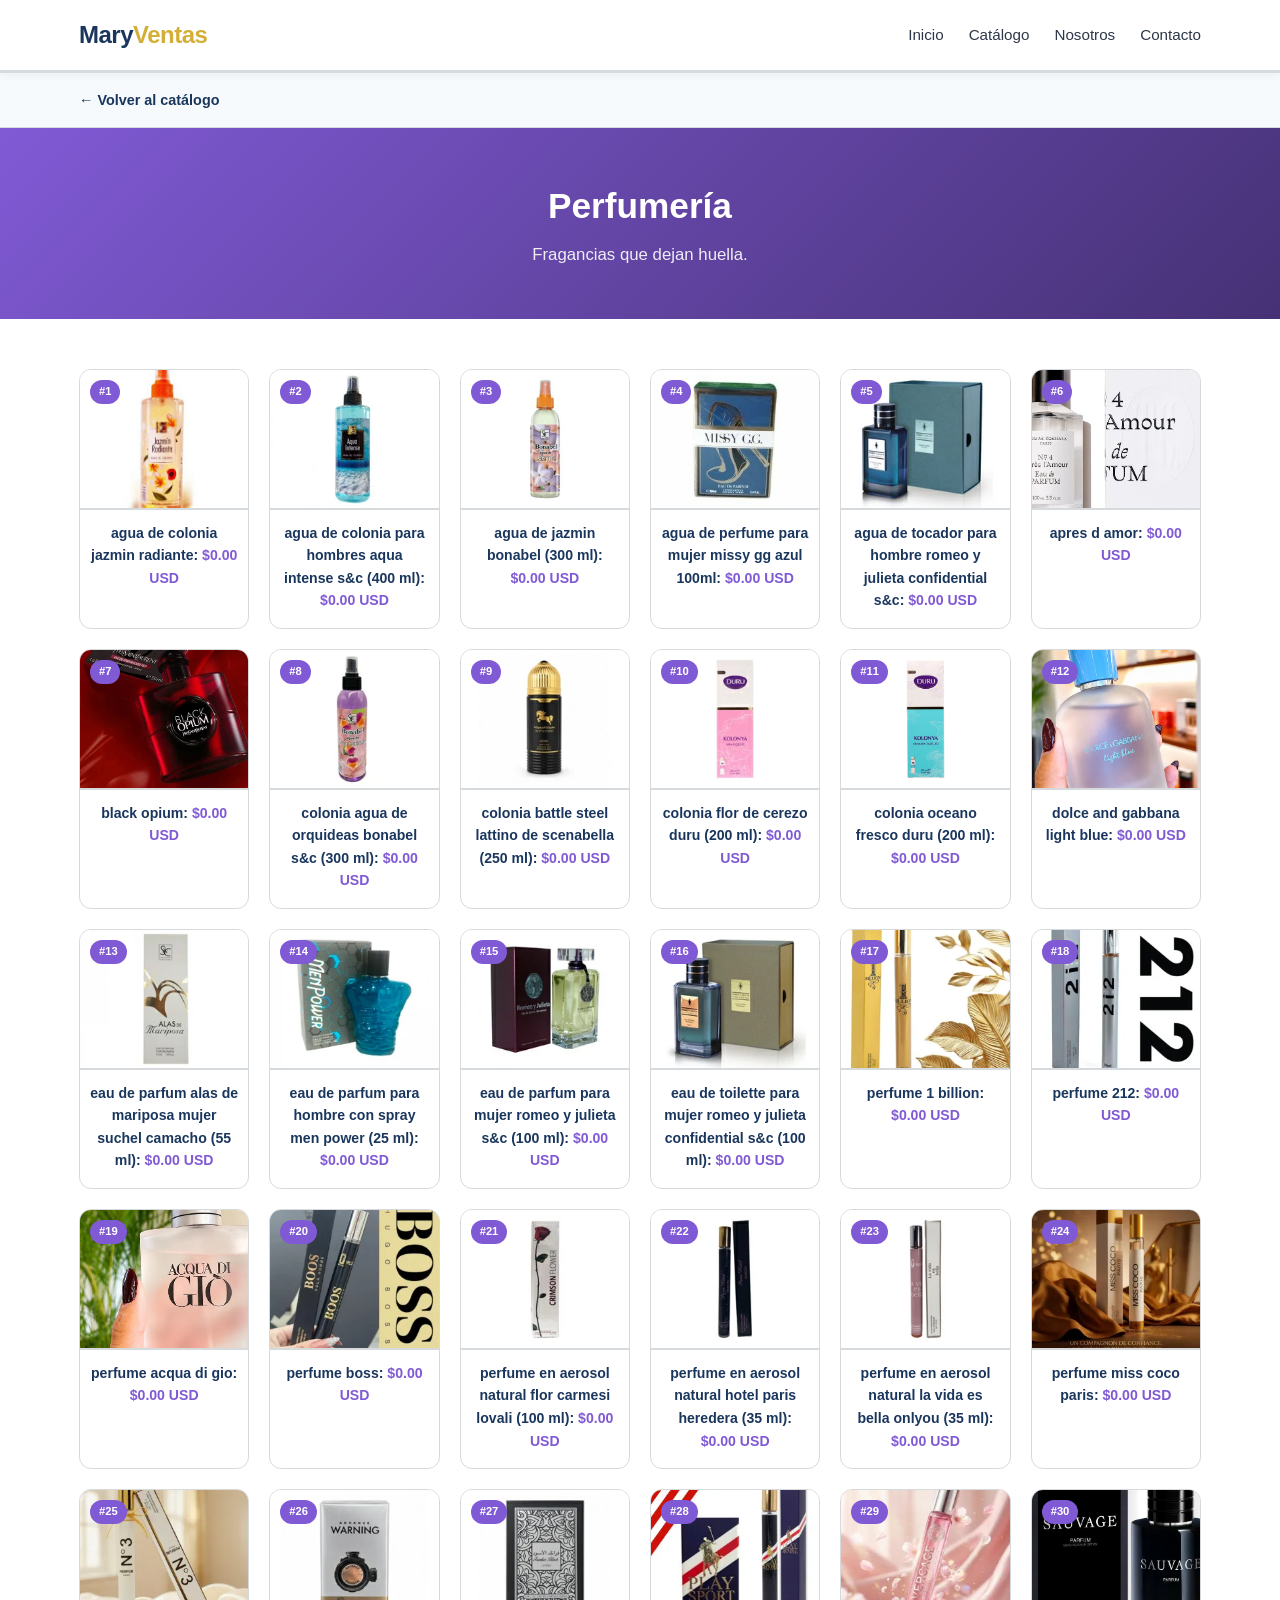
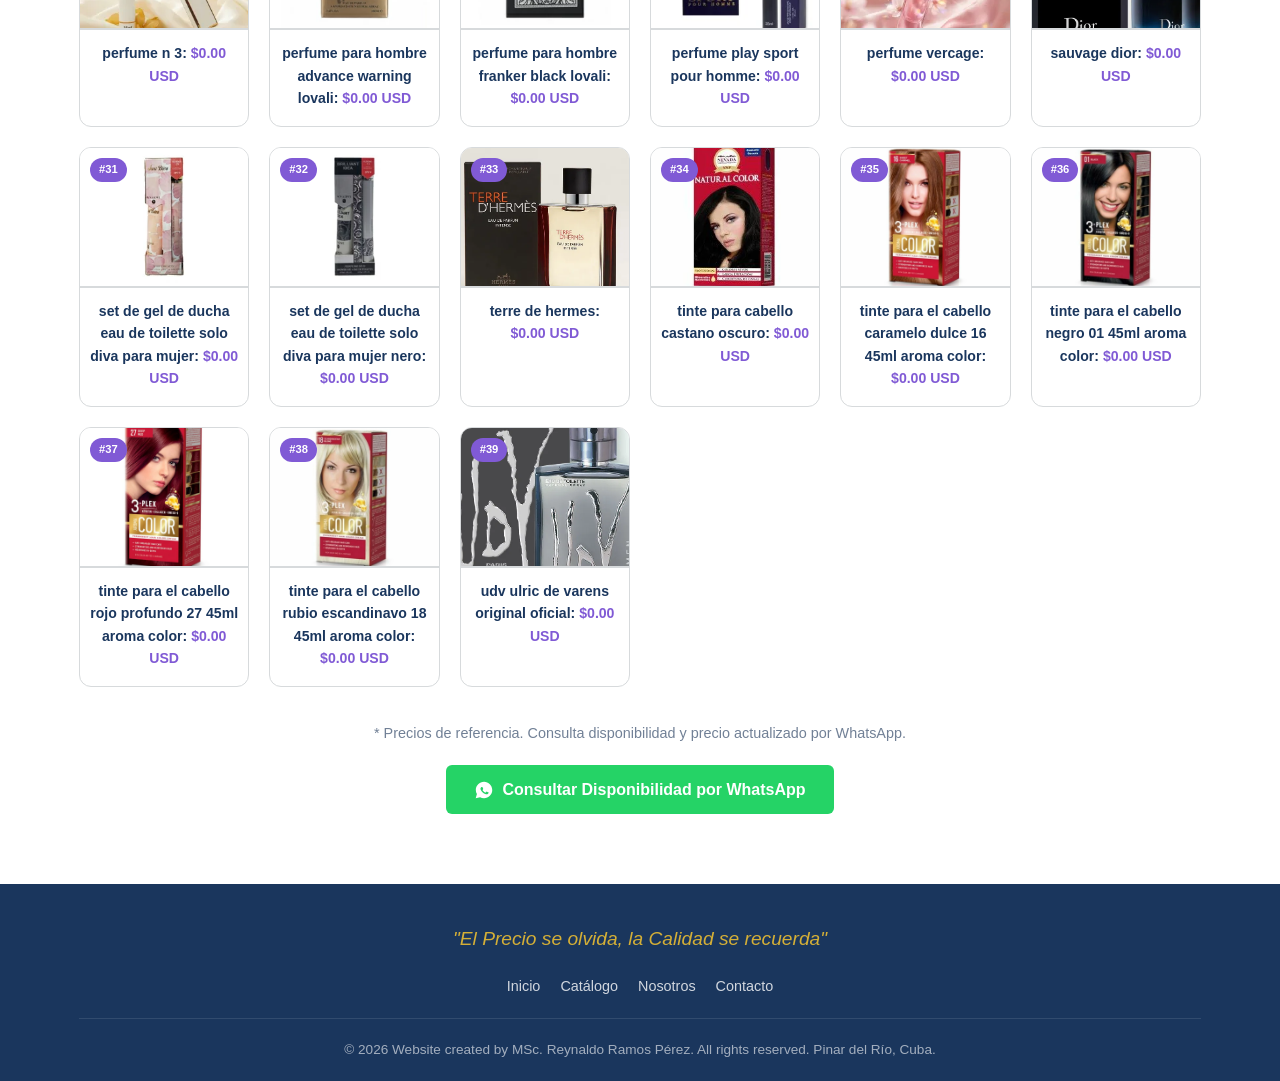
<file: products/productos-perfumeria.html>
<!DOCTYPE html>
<html lang="es">
<head>
    <meta charset="UTF-8">
    <meta name="viewport" content="width=device-width, initial-scale=1.0">
    <meta name="description" content="Catálogo de productos de Perfumería | MaryVentas Pinar del Río.">
    <title>Perfumería | MaryVentas</title>
    <link rel="stylesheet" href="../css/productos-perfumeria.css">
</head>
<body>

    <!-- HEADER -->
    <header>
        <div class="container nav-container">
            <a href="../index.html" class="logo">Mary<span>Ventas</span></a>
            <nav>
                <ul class="nav-menu" id="navMenu">
                    <li><a href="../index.html#inicio" onclick="closeMenu()">Inicio</a></li>
                    <li><a href="../catalogo.html" onclick="closeMenu()">Catálogo</a></li>
                    <li><a href="../nosotros.html" onclick="closeMenu()">Nosotros</a></li>
                    <li><a href="../contacto.html" onclick="closeMenu()">Contacto</a></li>
                </ul>
            </nav>
            <div class="hamburger" id="hamburger" onclick="toggleMenu()">
                <span></span>
                <span></span>
                <span></span>
            </div>
        </div>
    </header>

    <!-- VOLVER AL CATÁLOGO -->
    <div class="breadcrumb-bar">
        <div class="container">
            <a href="../catalogo.html">&larr; Volver al catálogo</a>
        </div>
    </div>

    <!-- HERO DE CATEGORÍA -->
    <section class="category-hero fade-in">
        <div class="container">
            <h1>Perfumería</h1>
            <p>Fragancias que dejan huella.</p>
        </div>
    </section>

    <!-- PRODUCTOS -->
    <section class="products fade-in visible">
        <div class="container">
            <div class="product-grid" id="productGrid">
                <!-- Las tarjetas de producto se generan con JavaScript, ver el archivo JS. -->
            </div>

            <p class="products-note">* Precios de referencia. Consulta disponibilidad y precio actualizado por WhatsApp.</p>

            <div class="products-cta">
                <a href="https://wa.me/5356729186?text=Hola%20MaryVentas,%20me%20interesa%20consultar%20disponibilidad%20de%20un%20producto%20de%20Perfumería." class="btn btn-whatsapp" target="_blank">
                    <svg width="20" height="20" viewBox="0 0 24 24" fill="white"><path d="M12.04 2C6.59 2 2.17 6.42 2.17 11.87c0 1.75.46 3.45 1.33 4.95L2.05 22l5.25-1.38c1.45.79 3.08 1.21 4.74 1.21 5.45 0 9.87-4.42 9.87-9.87S17.49 2 12.04 2zm5.23 13.94c-.22.62-1.28 1.19-1.77 1.27-.47.08-.91.11-2.77-.67-2.34-.98-3.84-3.36-3.96-3.52-.12-.16-.96-1.28-.96-2.44s.61-1.73.82-1.97c.22-.24.47-.3.62-.3.16 0 .31 0 .45.01.15.01.35-.06.55.42.2.48.68 1.66.74 1.78.06.12.1.26.02.42-.08.16-.12.26-.24.4-.12.14-.25.31-.36.42-.12.12-.24.25-.1.48.14.23.62 1.02 1.33 1.65.91.81 1.68 1.06 1.92 1.18.24.12.38.1.52-.06.14-.16.6-.7.76-.94.16-.24.32-.2.54-.12.22.08 1.4.66 1.64.78.24.12.4.18.46.28.06.1.06.58-.16 1.2z"/></svg>
                    Consultar Disponibilidad por WhatsApp
                </a>
            </div>
        </div>
    </section>

    <!-- FOOTER -->
    <footer>
        <div class="container">
            <p class="footer-slogan">"El Precio se olvida, la Calidad se recuerda"</p>
            <div class="footer-links">
                <a href="../index.html#inicio">Inicio</a>
                <a href="../catalogo.html">Catálogo</a>
                <a href="../nosotros.html">Nosotros</a>
                <a href="../contacto.html">Contacto</a>
            </div>
            <p class="copyright">&copy; 2026 Website created by MSc. Reynaldo Ramos Pérez. All rights reserved. Pinar del Río, Cuba.</p>
        </div>
    </footer>

    <script src="../js/productos-perfumeria.js"></script>
</body>
</html>
</file>
<file: css/main.css>
/* =========================================
           VARIABLES Y RESET (Optimizado para rendimiento)
           ========================================= */
      :root {
        --primary: #1a365d; /* Azul Profundo: Confianza y profesionalismo */
        --accent: #d4af37; /* Dorado Cálido: Calidad y elegancia */
        --gris-humo: #d7dadc; /* Gris Humo: Separación de secciones (Solicitado) */
        --bg-light: #f7fafc; /* Fondo claro para contraste */
        --text-dark: #2d3748; /* Texto principal */
        --text-light: #718096; /* Texto secundario */
        --white: #ffffff;
        --whatsapp: #25d366; /* Color oficial WhatsApp */

        /* Colores por categoría para el "colorido con propósito" */
        --cat-aseo: #3182ce;
        --cat-reloj: #d69e2e;
        --cat-calzado: #975a16;
        --cat-alimentos: #38a169;
        --cat-utiles: #dd6b20;
        --cat-juguetes: #e53e3e;
        --cat-perfume: #805ad5;
        --cat-ajuares: #319795;
        --cat-electro: #4a5568;
      }

      * {
        margin: 0;
        padding: 0;
        box-sizing: border-box;
      }

      html {
        scroll-behavior: smooth;
      }

      body {
        font-family:
          -apple-system, BlinkMacSystemFont, "Segoe UI", Roboto, Helvetica,
          Arial, sans-serif;
        color: var(--text-dark);
        background-color: var(--white);
        line-height: 1.6;
        -webkit-font-smoothing: antialiased;
      }

      /* =========================================
           UTILIDADES Y ANIMACIONES LIGERAS
           ========================================= */
      .container {
        width: 90%;
        max-width: 1200px;
        margin: 0 auto;
        padding: 0 15px;
      }

      .fade-in {
        opacity: 0;
        transform: translateY(20px);
        transition:
          opacity 0.6s ease-out,
          transform 0.6s ease-out;
      }

      .fade-in.visible {
        opacity: 1;
        transform: translateY(0);
      }

      /* Animaciones suaves para el Hero (Inicio) */
      @keyframes heroFadeUp {
        from {
          opacity: 0;
          transform: translateY(30px);
        }
        to {
          opacity: 1;
          transform: translateY(0);
        }
      }

      @keyframes softFloat {
        0%,
        100% {
          transform: translateY(0) scale(1);
        }
        50% {
          transform: translateY(-12px) scale(1.02);
        }
      }

      @keyframes gentlePulse {
        0%,
        100% {
          opacity: 0.15;
          transform: scale(1);
        }
        50% {
          opacity: 0.25;
          transform: scale(1.05);
        }
      }

      .btn {
        display: inline-block;
        padding: 12px 28px;
        border-radius: 6px;
        text-decoration: none;
        font-weight: 800;
        transition: all 0.4s ease;
        text-align: center;
        border: none;
        cursor: pointer;
      }

      .btn-primary {
        background-color: var(--accent);
        color: var(--primary);
      }

      .btn-primary:hover {
        background-color: #b5952f;
        transform: translateY(-2px);
        box-shadow: 0 4px 12px rgba(212, 175, 55, 0.3);
      }

      .btn-whatsapp {
        background-color: var(--whatsapp);
        color: var(--white);
        display: inline-flex;
        align-items: center;
        gap: 8px;
      }

      .btn-whatsapp:hover {
        background-color: #128c7e;
      }

      /* =========================================
           HEADER Y NAVEGACIÓN
           ========================================= */
      header {
        background-color: var(--white);
        box-shadow: 0 2px 10px rgba(0, 0, 0, 0.05);
        position: sticky;
        top: 0;
        z-index: 1000;
        border-bottom: 3px solid var(--gris-humo);
      }

      .nav-container {
        display: flex;
        justify-content: space-between;
        align-items: center;
        height: 70px;
      }

      .logo {
        display: flex;
        align-items: center;
        gap: 12px;
        text-decoration: none;
        height: 50px;
      }

      .logo img {
        height: 48px;
        width: auto;
        display: block;
        transition:
          transform 0.3s ease,
          filter 0.3s ease;
      }

      .logo:hover img {
        transform: scale(1.05);
      }

      .logo-text {
        font-size: 1.6rem;
        font-weight: 800;
        color: var(--primary);
        letter-spacing: -0.5px;
        white-space: nowrap;
      }

      .logo-text span {
        color: var(--accent);
      }

      .nav-menu {
        display: flex;
        list-style: none;
        gap: 25px;
      }

      .nav-menu a {
        text-decoration: none;
        color: var(--text-dark);
        font-weight: 500;
        font-size: 0.95rem;
        transition: color 0.3s;
      }

      .nav-menu a:hover {
        color: var(--accent);
      }

      .hamburger {
        display: none;
        flex-direction: column;
        cursor: pointer;
        gap: 5px;
      }

      .hamburger span {
        width: 25px;
        height: 3px;
        background-color: var(--primary);
        border-radius: 2px;
        transition: 0.3s;
      }

      /* =========================================
           HERO SECTION
           ========================================= */
      .hero {
        background: linear-gradient(135deg, var(--primary) 0%, #2c5282 100%);
        color: var(--white);
        padding: 80px 0;
        text-align: center;
        position: relative;
        overflow: hidden;
      }

      .hero::before {
        content: "";
        position: absolute;
        top: -50%;
        right: -20%;
        width: 600px;
        height: 600px;
        background: radial-gradient(
          circle,
          rgba(212, 175, 55, 0.18) 0%,
          rgba(255, 255, 255, 0) 70%
        );
        border-radius: 50%;
        animation: gentlePulse 8s ease-in-out infinite;
        pointer-events: none;
      }

      .hero::after {
        content: "";
        position: absolute;
        bottom: -40%;
        left: -15%;
        width: 450px;
        height: 450px;
        background: radial-gradient(
          circle,
          rgba(212, 175, 55, 0.1) 0%,
          rgba(255, 255, 255, 0) 70%
        );
        border-radius: 50%;
        animation: softFloat 10s ease-in-out infinite;
        pointer-events: none;
      }

      .hero h1 {
        font-size: 2.8rem;
        font-weight: 300;
        font-style: italic;
        margin-bottom: 10px;
        position: relative;
        z-index: 1;
        animation: heroFadeUp 0.9s ease-out 0.2s both;
      }

      .hero h1 strong {
        font-weight: 700;
        color: var(--accent);
        font-style: normal;
        display: inline-block;
        transition:
          transform 0.3s ease,
          text-shadow 0.3s ease;
      }

      .hero h1 strong:hover {
        transform: scale(1.03);
        text-shadow: 0 0 18px rgba(212, 175, 55, 0.45);
      }

      .hero p {
        font-size: 1.2rem;
        margin-bottom: 30px;
        opacity: 0.9;
        max-width: 600px;
        margin-left: auto;
        margin-right: auto;
        position: relative;
        z-index: 1;
        animation: heroFadeUp 0.9s ease-out 0.45s both;
      }

      .hero .btn {
        position: relative;
        z-index: 1;
        animation: heroFadeUp 0.9s ease-out 0.7s both;
      }

      /* =========================================
           CATEGORÍAS (Estilo Modular Mercado Libre / Falabella)
           ========================================= */
      .categories {
        padding: 60px 0;
        background-color: var(--white);
        border-bottom: 4px solid var(--gris-humo);
      }

      .section-title {
        text-align: center;
        font-size: 2rem;
        color: var(--primary);
        margin-bottom: 40px;
        position: relative;
      }

      .section-title::after {
        content: "";
        display: block;
        width: 60px;
        height: 4px;
        background-color: var(--accent);
        margin: 10px auto 0;
        border-radius: 2px;
      }

      .category-grid {
        display: grid;
        grid-template-columns: repeat(auto-fit, minmax(280px, 1fr));
        gap: 25px;
      }

      .category-card {
        background: var(--white);
        border-radius: 12px;
        padding: 0 0 20px;
        text-align: center;
        box-shadow: 0 4px 6px rgba(0, 0, 0, 0.04);
        transition:
          transform 0.3s ease,
          box-shadow 0.3s ease;
        border-top: 5px solid transparent;
        cursor: pointer;
        text-decoration: none;
        color: inherit;
        display: block;
        overflow: hidden;
      }

      .category-card:hover {
        transform: translateY(-5px);
        box-shadow: 0 12px 24px rgba(0, 0, 0, 0.08);
      }

      .category-card .cat-image {
        width: 100%;
        height: 190px;
        object-fit: cover;
        display: block;
        margin-bottom: 15px;
      }

      .category-card .cat-placeholder {
        width: 100%;
        height: 190px;
        margin-bottom: 15px;
        display: flex;
        flex-direction: column;
        align-items: center;
        justify-content: center;
        gap: 8px;
        background: repeating-linear-gradient(
          135deg,
          rgba(0, 0, 0, 0.03),
          rgba(0, 0, 0, 0.03) 10px,
          rgba(0, 0, 0, 0.06) 10px,
          rgba(0, 0, 0, 0.06) 20px
        );
        border-bottom: 2px dashed rgba(0, 0, 0, 0.15);
      }

      .category-card .cat-placeholder svg {
        width: 42px;
        height: 42px;
        fill: currentColor;
        opacity: 0.6;
      }

      .category-card .cat-placeholder span {
        font-size: 0.8rem;
        font-weight: 600;
        letter-spacing: 0.03em;
        text-transform: uppercase;
        color: var(--text-light);
        opacity: 0.8;
      }

      .category-card h3 {
        font-size: 1.1rem;
        margin-bottom: 8px;
        padding: 0 20px;
        color: var(--primary);
      }

      .category-card p {
        font-size: 0.9rem;
        padding: 0 20px;
        color: var(--text-light);
      }

      /* Colores específicos por tarjeta */
      .cat-aseo {
        border-top-color: var(--cat-aseo);
        color: var(--cat-aseo);
      }
      .cat-reloj {
        border-top-color: var(--cat-reloj);
        color: var(--cat-reloj);
      }
      .cat-calzado {
        border-top-color: var(--cat-calzado);
        color: var(--cat-calzado);
      }
      .cat-alimentos {
        border-top-color: var(--cat-alimentos);
        color: var(--cat-alimentos);
      }
      .cat-utiles {
        border-top-color: var(--cat-utiles);
        color: var(--cat-utiles);
      }
      .cat-juguetes {
        border-top-color: var(--cat-juguetes);
        color: var(--cat-juguetes);
      }
      .cat-perfume {
        border-top-color: var(--cat-perfume);
        color: var(--cat-perfume);
      }
      .cat-ajuares {
        border-top-color: var(--cat-ajuares);
        color: var(--cat-ajuares);
      }
      .cat-electro {
        border-top-color: var(--cat-electro);
        color: var(--cat-electro);
      }

      /* =========================================
   PROPUESTA DE VALOR / POR QUÉ ELEGIRNOS
   ========================================= */
      .value-prop {
        padding: 70px 0 60px;
        background:
          linear-gradient(
            135deg,
            rgba(26, 54, 93, 0.58) 0%,
            rgba(26, 54, 93, 0.52) 45%,
            rgba(44, 82, 130, 0.55) 100%
          ),
          url("../images/backgrounds/mercado_3.webp") center/cover no-repeat;
        background-attachment: scroll;
        border-bottom: 4px solid var(--gris-humo);
        position: relative;
      }

      .value-prop .section-title {
        color: #ffffff;
        font-size: 2.2rem;
        font-weight: 700;
        text-shadow:
          0 2px 10px rgba(0, 0, 0, 0.55),
          0 1px 3px rgba(0, 0, 0, 0.4);
      }

      .value-prop .section-title::after {
        background-color: var(--accent);
        box-shadow: 0 1px 5px rgba(0, 0, 0, 0.35);
      }

      .value-eyebrow {
        text-align: center;
        color: #f5d76e;
        font-weight: 700;
        font-size: 0.95rem;
        text-transform: uppercase;
        letter-spacing: 2px;
        margin-bottom: 10px;
        text-shadow: 0 1px 6px rgba(0, 0, 0, 0.6);
      }

      .value-grid {
        display: grid;
        grid-template-columns: repeat(auto-fit, minmax(300px, 1fr));
        gap: 30px;
        margin-top: 30px;
      }

      .value-card {
        background-color: var(--white);
        border-radius: 12px;
        padding: 35px 32px;
        box-shadow: 0 10px 25px rgba(0, 0, 0, 0.2);
        border-top: 4px solid var(--accent);
        transition:
          transform 0.3s ease,
          box-shadow 0.3s ease;
      }

      .value-card:hover {
        transform: translateY(-6px);
        box-shadow: 0 18px 36px rgba(0, 0, 0, 0.28);
      }

      .value-card:nth-child(2) {
        border-top-color: var(--primary);
      }

      .value-icon {
        width: 54px;
        height: 54px;
        border-radius: 50%;
        background-color: rgba(212, 175, 55, 0.12);
        display: flex;
        align-items: center;
        justify-content: center;
        margin-bottom: 20px;
      }

      .value-card:nth-child(2) .value-icon {
        background-color: rgba(26, 54, 93, 0.08);
      }

      .value-icon svg {
        width: 26px;
        height: 26px;
        fill: var(--accent);
      }

      .value-card:nth-child(2) .value-icon svg {
        fill: var(--primary);
      }

      .value-card h3 {
        color: var(--primary);
        font-size: 1.25rem;
        margin-bottom: 12px;
      }

      .value-card p {
        color: var(--text-dark);
        font-size: 1rem;
        line-height: 1.55;
      }

      /* =========================================
           TESTIMONIOS
           ========================================= */
      .testimonials {
        padding: 70px 0 60px;
        background-color: var(--bg-light);
        border-bottom: 4px solid var(--gris-humo);
      }

      .testimonials-grid {
        display: grid;
        grid-template-columns: repeat(auto-fit, minmax(280px, 1fr));
        gap: 30px;
        margin-top: 30px;
      }

      .testimonial-card {
        background-color: var(--white);
        border-radius: 12px;
        padding: 32px 28px;
        box-shadow: 0 4px 6px rgba(0, 0, 0, 0.04);
        border-top: 4px solid var(--accent);
        transition:
          transform 0.3s ease,
          box-shadow 0.3s ease;
        display: flex;
        flex-direction: column;
        text-align: left;
      }

      .testimonial-card:hover {
        transform: translateY(-5px);
        box-shadow: 0 12px 24px rgba(0, 0, 0, 0.08);
      }

      .testimonial-stars {
        display: flex;
        gap: 3px;
        margin-bottom: 16px;
      }

      .testimonial-stars svg {
        width: 18px;
        height: 18px;
        fill: var(--accent);
      }

      .testimonial-text {
        color: var(--text-dark);
        font-size: 1rem;
        line-height: 1.6;
        font-style: italic;
        margin-bottom: 24px;
        flex-grow: 1;
      }

      .testimonial-author {
        display: flex;
        align-items: center;
        gap: 16px;
      }

      .testimonial-avatar {
        width: 88px;
        height: 88px;
        border-radius: 50%;
        background-color: var(--primary);
        color: var(--white);
        display: flex;
        align-items: center;
        justify-content: center;
        font-weight: 700;
        font-size: 1rem;
        flex-shrink: 0;
        overflow: hidden;
        box-shadow: 0 2px 8px rgba(0, 0, 0, 0.12);
        border: 2px solid var(--accent);
      }

      .testimonial-avatar img {
        width: 100%;
        height: 100%;
        object-fit: cover;
        object-position: center 20%;
        display: block;
      }

      .testimonial-name {
        color: var(--primary);
        font-weight: 700;
        font-size: 0.95rem;
      }

      .testimonial-role {
        color: var(--text-light);
        font-size: 0.85rem;
      }

      /* =========================================
           SECCIÓN NOSOTROS
           ========================================= */
      .about {
        padding: 60px 0;
        background:
          linear-gradient(
            rgba(247, 250, 252, 0.55),
            rgba(247, 250, 252, 0.55)
          ),
          url("../images/backgrounds/mercado_4.webp") center/cover no-repeat;
        border-bottom: 4px solid var(--gris-humo);
        text-align: center;
      }

      .about p {
        max-width: 800px;
        margin: 0 auto;
        font-size: 1.1rem;
        color: var(--text-dark);
      }

      /* =========================================
           CONTACTO Y UBICACIÓN
           ========================================= */
      .contact {
        padding: 60px 0;
        background-color: var(--white);
      }

      .contact-grid {
        display: grid;
        grid-template-columns: 1fr 1fr;
        gap: 40px;
        align-items: start;
      }

      .contact-info h3 {
        color: var(--primary);
        margin-bottom: 20px;
        font-size: 1.5rem;
      }

      .contact-item {
        display: flex;
        align-items: flex-start;
        gap: 15px;
        margin-bottom: 20px;
      }

      .contact-item svg {
        width: 24px;
        height: 24px;
        fill: var(--accent);
        flex-shrink: 0;
        margin-top: 3px;
      }

      .contact-item a {
        color: var(--primary);
        text-decoration: none;
        font-weight: 500;
        transition: color 0.3s;
      }

      .contact-item a:hover {
        color: var(--accent);
        text-decoration: underline;
      }

      .contact-item p {
        color: var(--text-dark);
        margin: 0;
      }

      .map-container {
        background-color: var(--gris-humo);
        border-radius: 12px;
        height: 350px;
        display: flex;
        align-items: center;
        justify-content: center;
        position: relative;
        overflow: hidden;
        border: 2px solid var(--gris-humo);
      }

      .map-placeholder {
        text-align: center;
        padding: 20px;
        color: var(--primary);
      }

      .map-btn {
        margin-top: 15px;
        background-color: var(--primary);
        color: white;
        padding: 10px 20px;
        border-radius: 6px;
        text-decoration: none;
        display: inline-block;
        font-weight: 600;
      }

      /* =========================================
           FOOTER
           ========================================= */
      footer {
        background-color: var(--primary);
        color: var(--white);
        padding: 40px 0 20px;
        text-align: center;
      }

      .footer-slogan {
        font-style: italic;
        color: var(--accent);
        font-size: 1.2rem;
        margin-bottom: 20px;
      }

      .footer-logo {
        display: flex;
        align-items: center;
        justify-content: center;
        gap: 10px;
        margin-bottom: 15px;
      }

      .footer-logo-text {
        font-size: 1.6rem;
        font-weight: 800;
        color: var(--white);
        letter-spacing: -0.5px;
        white-space: nowrap;
      }

      .footer-logo-text span {
        color: var(--accent);
      }

      .footer-links {
        display: flex;
        justify-content: center;
        gap: 20px;
        margin-bottom: 20px;
        flex-wrap: wrap;
      }

      .footer-links a {
        color: rgba(255, 255, 255, 0.8);
        text-decoration: none;
        font-size: 0.9rem;
        transition: color 0.3s;
      }

      .footer-links a:hover {
        color: var(--accent);
      }

      .copyright {
        font-size: 0.85rem;
        color: rgba(255, 255, 255, 0.6);
        border-top: 1px solid rgba(255, 255, 255, 0.1);
        padding-top: 20px;
        margin-top: 20px;
      }

      /* =========================================
           RESPONSIVE (Mobile First)
           ========================================= */
      @media (max-width: 768px) {
        .hamburger {
          display: flex;
        }

        .nav-menu {
          position: fixed;
          top: 70px;
          left: -100%;
          width: 100%;
          height: calc(100vh - 70px);
          background-color: var(--white);
          flex-direction: column;
          align-items: center;
          padding-top: 40px;
          transition: left 0.3s ease;
          border-top: 2px solid var(--gris-humo);
        }

        .nav-menu.active {
          left: 0;
        }

        .hero h1 {
          font-size: 2rem;
        }

        .contact-grid {
          grid-template-columns: 1fr;
        }

        .category-grid {
          grid-template-columns: 1fr;
        }
      }
</file>
<file: css/catalogo.css>
/* =========================================
           VARIABLES Y RESET (Optimizado para rendimiento)
           ========================================= */
        :root {
            --primary: #1A365D;       /* Azul Profundo: Confianza y profesionalismo */
            --accent: #D4AF37;        /* Dorado Cálido: Calidad y elegancia */
            --gris-humo: #d7dadc;     /* Gris Humo: Separación de secciones (Solicitado) */
            --bg-light: #F7FAFC;      /* Fondo claro para contraste */
            --text-dark: #2D3748;     /* Texto principal */
            --text-light: #718096;    /* Texto secundario */
            --white: #FFFFFF;
            --whatsapp: #25D366;      /* Color oficial WhatsApp */
            
            /* Colores por categoría para el "colorido con propósito" */
            --cat-aseo: #3182CE;
            --cat-reloj: #D69E2E;
            --cat-calzado: #975A16;
            --cat-alimentos: #38A169;
            --cat-utiles: #DD6B20;
            --cat-juguetes: #E53E3E;
            --cat-perfume: #805AD5;
            --cat-ajuares: #319795;
            --cat-electro: #4A5568;
        }

        * {
            margin: 0;
            padding: 0;
            box-sizing: border-box;
        }

        html {
            scroll-behavior: smooth;
        }

        body {
            font-family: -apple-system, BlinkMacSystemFont, "Segoe UI", Roboto, Helvetica, Arial, sans-serif;
            color: var(--text-dark);
            background-color: var(--white);
            line-height: 1.6;
            -webkit-font-smoothing: antialiased;
        }

        /* =========================================
           UTILIDADES Y ANIMACIONES LIGERAS
           ========================================= */
        .container {
            width: 90%;
            max-width: 1200px;
            margin: 0 auto;
            padding: 0 15px;
        }

        .fade-in {
            opacity: 0;
            transform: translateY(20px);
            transition: opacity 0.6s ease-out, transform 0.6s ease-out;
        }

        .fade-in.visible {
            opacity: 1;
            transform: translateY(0);
        }

        /* Animaciones suaves para el Hero (Inicio) */
        @keyframes heroFadeUp {
            from {
                opacity: 0;
                transform: translateY(30px);
            }
            to {
                opacity: 1;
                transform: translateY(0);
            }
        }

        @keyframes softFloat {
            0%, 100% { transform: translateY(0) scale(1); }
            50% { transform: translateY(-12px) scale(1.02); }
        }

        @keyframes gentlePulse {
            0%, 100% { opacity: 0.15; transform: scale(1); }
            50% { opacity: 0.25; transform: scale(1.05); }
        }

        .btn {
            display: inline-block;
            padding: 12px 28px;
            border-radius: 6px;
            text-decoration: none;
            font-weight: 800;
            transition: all 0.4s ease;
            text-align: center;
            border: none;
            cursor: pointer;
        }

        .btn-primary {
            background-color: var(--accent);
            color: var(--primary);
        }

        .btn-primary:hover {
            background-color: #b5952f;
            transform: translateY(-2px);
            box-shadow: 0 4px 12px rgba(212, 175, 55, 0.3);
        }

        .btn-whatsapp {
            background-color: var(--whatsapp);
            color: var(--white);
            display: inline-flex;
            align-items: center;
            gap: 8px;
        }

        .btn-whatsapp:hover {
            background-color: #128C7E;
        }

        /* =========================================
           HEADER Y NAVEGACIÓN
           ========================================= */
        header {
            background-color: var(--white);
            box-shadow: 0 2px 10px rgba(0,0,0,0.05);
            position: sticky;
            top: 0;
            z-index: 1000;
            border-bottom: 3px solid var(--gris-humo);
        }

        .nav-container {
            display: flex;
            justify-content: space-between;
            align-items: center;
            height: 70px;
        }

        .logo {
            display: flex;
            align-items: center;
            gap: 12px;
            text-decoration: none;
            height: 50px;
        }

        .logo img {
            height: 48px;
            width: auto;
            display: block;
            transition: transform 0.3s ease, filter 0.3s ease;
        }

        .logo:hover img {
            transform: scale(1.05);
        }

        /* Fallback text logo if image fails */
        .logo-text {
            font-size: 1.5rem;
            font-weight: 800;
            color: var(--primary);
            letter-spacing: -0.5px;
        }

        .logo-text span {
            color: var(--accent);
        }

        .nav-menu {
            display: flex;
            list-style: none;
            gap: 25px;
        }

        .nav-menu a {
            text-decoration: none;
            color: var(--text-dark);
            font-weight: 500;
            font-size: 0.95rem;
            transition: color 0.3s;
        }

        .nav-menu a:hover {
            color: var(--accent);
        }

        .hamburger {
            display: none;
            flex-direction: column;
            cursor: pointer;
            gap: 5px;
        }

        .hamburger span {
            width: 25px;
            height: 3px;
            background-color: var(--primary);
            border-radius: 2px;
            transition: 0.3s;
        }

        /* =========================================
           HERO SECTION
           ========================================= */
        .hero {
            background: linear-gradient(135deg, var(--primary) 0%, #2C5282 100%);
            color: var(--white);
            padding: 80px 0;
            text-align: center;
            position: relative;
            overflow: hidden;
        }

        .hero::before {
            content: '';
            position: absolute;
            top: -50%;
            right: -20%;
            width: 600px;
            height: 600px;
            background: radial-gradient(circle, rgba(212,175,55,0.18) 0%, rgba(255,255,255,0) 70%);
            border-radius: 50%;
            animation: gentlePulse 8s ease-in-out infinite;
            pointer-events: none;
        }

        .hero::after {
            content: '';
            position: absolute;
            bottom: -40%;
            left: -15%;
            width: 450px;
            height: 450px;
            background: radial-gradient(circle, rgba(212,175,55,0.10) 0%, rgba(255,255,255,0) 70%);
            border-radius: 50%;
            animation: softFloat 10s ease-in-out infinite;
            pointer-events: none;
        }

        .hero h1 {
            font-size: 2.8rem;
            font-weight: 300;
            font-style: italic;
            margin-bottom: 10px;
            position: relative;
            z-index: 1;
            animation: heroFadeUp 0.9s ease-out 0.2s both;
        }

        .hero h1 strong {
            font-weight: 700;
            color: var(--accent);
            font-style: normal;
            display: inline-block;
            transition: transform 0.3s ease, text-shadow 0.3s ease;
        }

        .hero h1 strong:hover {
            transform: scale(1.03);
            text-shadow: 0 0 18px rgba(212, 175, 55, 0.45);
        }

        .hero p {
            font-size: 1.2rem;
            margin-bottom: 30px;
            opacity: 0.9;
            max-width: 600px;
            margin-left: auto;
            margin-right: auto;
            position: relative;
            z-index: 1;
            animation: heroFadeUp 0.9s ease-out 0.45s both;
        }

        .hero .btn {
            position: relative;
            z-index: 1;
            animation: heroFadeUp 0.9s ease-out 0.7s both;
        }

        /* =========================================
           CATEGORÍAS (Estilo Modular Mercado Libre / Falabella)
           ========================================= */
        .categories {
            padding: 60px 0;
            background-color: var(--white);
            border-bottom: 4px solid var(--gris-humo);
        }

        .section-title {
            text-align: center;
            font-size: 2rem;
            color: var(--primary);
            margin-bottom: 40px;
            position: relative;
        }

        .section-title::after {
            content: '';
            display: block;
            width: 60px;
            height: 4px;
            background-color: var(--accent);
            margin: 10px auto 0;
            border-radius: 2px;
        }

        .category-grid {
            display: grid;
            grid-template-columns: repeat(auto-fit, minmax(280px, 1fr));
            gap: 25px;
        }

        .category-card {
            background: var(--white);
            border-radius: 12px;
            padding: 0 0 20px;
            text-align: center;
            box-shadow: 0 4px 6px rgba(0,0,0,0.04);
            transition: transform 0.3s ease, box-shadow 0.3s ease;
            border-top: 5px solid transparent;
            cursor: pointer;
            text-decoration: none;
            color: inherit;
            display: block;
            overflow: hidden;
        }

        .category-card:hover {
            transform: translateY(-5px);
            box-shadow: 0 12px 24px rgba(0,0,0,0.08);
        }

        .category-card .cat-image {
            width: 100%;
            height: 190px;
            object-fit: cover;
            display: block;
            margin-bottom: 15px;
        }

        .category-card .cat-placeholder {
            width: 100%;
            height: 190px;
            margin-bottom: 15px;
            display: flex;
            flex-direction: column;
            align-items: center;
            justify-content: center;
            gap: 8px;
            background: repeating-linear-gradient(
                135deg,
                rgba(0,0,0,0.03),
                rgba(0,0,0,0.03) 10px,
                rgba(0,0,0,0.06) 10px,
                rgba(0,0,0,0.06) 20px
            );
            border-bottom: 2px dashed rgba(0,0,0,0.15);
        }

        .category-card .cat-placeholder svg {
            width: 42px;
            height: 42px;
            fill: currentColor;
            opacity: 0.6;
        }

        .category-card .cat-placeholder span {
            font-size: 0.8rem;
            font-weight: 600;
            letter-spacing: 0.03em;
            text-transform: uppercase;
            color: var(--text-light);
            opacity: 0.8;
        }

        .category-card h3 {
            font-size: 1.1rem;
            margin-bottom: 8px;
            padding: 0 20px;
            color: var(--primary);
        }

        .category-card p {
            font-size: 0.9rem;
            padding: 0 20px;
            color: var(--text-light);
        }

        .category-card .cat-footer {
            display: flex;
            justify-content: space-between;
            align-items: center;
            gap: 10px;
            margin-top: 14px;
            padding: 12px 20px 0;
            border-top: 1px solid var(--gris-humo);
        }

        .category-card .cat-filename {
            font-size: 0.75rem;
            color: var(--text-light);
            overflow: hidden;
            text-overflow: ellipsis;
            white-space: nowrap;
        }

        .category-card .cat-price {
            font-size: 1rem;
            font-weight: 800;
            color: var(--accent);
            white-space: nowrap;
        }

        /* Colores específicos por tarjeta */
        .cat-aseo { border-top-color: var(--cat-aseo); color: var(--cat-aseo); }
        .cat-reloj { border-top-color: var(--cat-reloj); color: var(--cat-reloj); }
        .cat-calzado { border-top-color: var(--cat-calzado); color: var(--cat-calzado); }
        .cat-alimentos { border-top-color: var(--cat-alimentos); color: var(--cat-alimentos); }
        .cat-utiles { border-top-color: var(--cat-utiles); color: var(--cat-utiles); }
        .cat-juguetes { border-top-color: var(--cat-juguetes); color: var(--cat-juguetes); }
        .cat-perfume { border-top-color: var(--cat-perfume); color: var(--cat-perfume); }
        .cat-ajuares { border-top-color: var(--cat-ajuares); color: var(--cat-ajuares); }
        .cat-electro { border-top-color: var(--cat-electro); color: var(--cat-electro); }

        /* =========================================
           PROPUESTA DE VALOR / POR QUÉ ELEGIRNOS
           ========================================= */
       /* =========================================
   PROPUESTA DE VALOR / POR QUÉ ELEGIRNOS
   ========================================= */
/* =========================================
   PROPUESTA DE VALOR / POR QUÉ ELEGIRNOS
   ========================================= */
.value-prop {
    padding: 70px 0 60px;
    background:
        linear-gradient(135deg, rgba(26, 54, 93, 0.58) 0%, rgba(26, 54, 93, 0.52) 45%, rgba(44, 82, 130, 0.55) 100%),
        url('../images/backgrounds/mercado_3.webp') center/cover no-repeat;
    background-attachment: scroll;
    border-bottom: 4px solid var(--gris-humo);
    position: relative;
}

.value-prop .section-title {
    color: #ffffff;
    font-size: 2.2rem;
    font-weight: 700;
    text-shadow: 0 2px 10px rgba(0, 0, 0, 0.55), 0 1px 3px rgba(0, 0, 0, 0.4);
}

.value-prop .section-title::after {
    background-color: var(--accent);
    box-shadow: 0 1px 5px rgba(0, 0, 0, 0.35);
}

.value-eyebrow {
    text-align: center;
    color: #f5d76e;
    font-weight: 700;
    font-size: 0.95rem;
    text-transform: uppercase;
    letter-spacing: 2px;
    margin-bottom: 10px;
    text-shadow: 0 1px 6px rgba(0, 0, 0, 0.6);
}

.value-grid {
    display: grid;
    grid-template-columns: repeat(auto-fit, minmax(300px, 1fr));
    gap: 30px;
    margin-top: 30px;
}

.value-card {
    background-color: var(--white);
    border-radius: 12px;
    padding: 35px 32px;
    box-shadow: 0 10px 25px rgba(0,0,0,0.20);
    border-top: 4px solid var(--accent);
    transition: transform 0.3s ease, box-shadow 0.3s ease;
}

.value-card:hover {
    transform: translateY(-6px);
    box-shadow: 0 18px 36px rgba(0,0,0,0.28);
}

.value-card:nth-child(2) {
    border-top-color: var(--primary);
}

.value-icon {
    width: 54px;
    height: 54px;
    border-radius: 50%;
    background-color: rgba(212,175,55,0.12);
    display: flex;
    align-items: center;
    justify-content: center;
    margin-bottom: 20px;
}

.value-card:nth-child(2) .value-icon {
    background-color: rgba(26,54,93,0.08);
}

.value-icon svg {
    width: 26px;
    height: 26px;
    fill: var(--accent);
}

.value-card:nth-child(2) .value-icon svg {
    fill: var(--primary);
}

.value-card h3 {
    color: var(--primary);
    font-size: 1.25rem;
    margin-bottom: 12px;
}

.value-card p {
    color: var(--text-dark);
    font-size: 1rem;
    line-height: 1.55;
}

        /* =========================================
           SECCIÓN NOSOTROS
           ========================================= */
        .about {
            padding: 60px 0;
            background-color: var(--bg-light);
            border-bottom: 4px solid var(--gris-humo);
            text-align: center;
        }

        .about p {
            max-width: 800px;
            margin: 0 auto;
            font-size: 1.1rem;
            color: var(--text-dark);
        }

        /* =========================================
           CONTACTO Y UBICACIÓN
           ========================================= */
        .contact {
            padding: 60px 0;
            background-color: var(--white);
        }

        .contact-grid {
            display: grid;
            grid-template-columns: 1fr 1fr;
            gap: 40px;
            align-items: start;
        }

        .contact-info h3 {
            color: var(--primary);
            margin-bottom: 20px;
            font-size: 1.5rem;
        }

        .contact-item {
            display: flex;
            align-items: flex-start;
            gap: 15px;
            margin-bottom: 20px;
        }

        .contact-item svg {
            width: 24px;
            height: 24px;
            fill: var(--accent);
            flex-shrink: 0;
            margin-top: 3px;
        }

        .contact-item a {
            color: var(--primary);
            text-decoration: none;
            font-weight: 500;
            transition: color 0.3s;
        }

        .contact-item a:hover {
            color: var(--accent);
            text-decoration: underline;
        }

        .contact-item p {
            color: var(--text-dark);
            margin: 0;
        }

        .map-container {
            background-color: var(--gris-humo);
            border-radius: 12px;
            height: 350px;
            display: flex;
            align-items: center;
            justify-content: center;
            position: relative;
            overflow: hidden;
            border: 2px solid var(--gris-humo);
        }

        .map-placeholder {
            text-align: center;
            padding: 20px;
            color: var(--primary);
        }

        .map-btn {
            margin-top: 15px;
            background-color: var(--primary);
            color: white;
            padding: 10px 20px;
            border-radius: 6px;
            text-decoration: none;
            display: inline-block;
            font-weight: 600;
        }

        /* =========================================
           FOOTER
           ========================================= */
        footer {
            background-color: var(--primary);
            color: var(--white);
            padding: 40px 0 20px;
            text-align: center;
        }

        .footer-logo {
            display: flex;
            align-items: center;
            justify-content: center;
            gap: 10px;
            margin-bottom: 15px;
        }

        .footer-logo-text {
            font-size: 1.6rem;
            font-weight: 800;
            color: var(--white);
            letter-spacing: -0.5px;
            white-space: nowrap;
        }

        .footer-logo-text span {
            color: var(--accent);
        }

        .footer-slogan {
            font-style: italic;
            color: var(--accent);
            font-size: 1.2rem;
            margin-bottom: 20px;
        }

        .footer-links {
            display: flex;
            justify-content: center;
            gap: 20px;
            margin-bottom: 20px;
            flex-wrap: wrap;
        }

        .footer-links a {
            color: rgba(255,255,255,0.8);
            text-decoration: none;
            font-size: 0.9rem;
            transition: color 0.3s;
        }

        .footer-links a:hover {
            color: var(--accent);
        }

        .copyright {
            font-size: 0.85rem;
            color: rgba(255,255,255,0.6);
            border-top: 1px solid rgba(255,255,255,0.1);
            padding-top: 20px;
            margin-top: 20px;
        }

        /* =========================================
           RESPONSIVE (Mobile First)
           ========================================= */
        @media (max-width: 768px) {
            .hamburger {
                display: flex;
            }

            .nav-menu {
                position: fixed;
                top: 70px;
                left: -100%;
                width: 100%;
                height: calc(100vh - 70px);
                background-color: var(--white);
                flex-direction: column;
                align-items: center;
                padding-top: 40px;
                transition: left 0.3s ease;
                border-top: 2px solid var(--gris-humo);
            }

            .nav-menu.active {
                left: 0;
            }

            .hero h1 {
                font-size: 2rem;
            }

            .contact-grid {
                grid-template-columns: 1fr;
            }

            .category-grid {
                grid-template-columns: 1fr;
            }
        }
</file>
<file: css/productos-ajuares.css>
/* =========================================
           VARIABLES Y RESET (idénticas a index.html
           para mantener la misma identidad visual)
           ========================================= */
        :root {
            --primary: #1A365D;
            --accent: #D4AF37;
            --gris-humo: #d7dadc;
            --bg-light: #F7FAFC;
            --text-dark: #2D3748;
            --text-light: #718096;
            --white: #FFFFFF;
            --whatsapp: #25D366;
            --cat-ajuares: #319795;
        }

        * {
            margin: 0;
            padding: 0;
            box-sizing: border-box;
        }

        html {
            scroll-behavior: smooth;
        }

        body {
            font-family: -apple-system, BlinkMacSystemFont, "Segoe UI", Roboto, Helvetica, Arial, sans-serif;
            color: var(--text-dark);
            background-color: var(--white);
            line-height: 1.6;
            -webkit-font-smoothing: antialiased;
        }

        .container {
            width: 90%;
            max-width: 1200px;
            margin: 0 auto;
            padding: 0 15px;
        }

        .fade-in {
            opacity: 0;
            transform: translateY(20px);
            transition: opacity 0.6s ease-out, transform 0.6s ease-out;
        }

        .fade-in.visible {
            opacity: 1;
            transform: translateY(0);
        }

        .btn {
            display: inline-block;
            padding: 12px 28px;
            border-radius: 6px;
            text-decoration: none;
            font-weight: 600;
            transition: all 0.3s ease;
            text-align: center;
            border: none;
            cursor: pointer;
        }

        .btn-whatsapp {
            background-color: var(--whatsapp);
            color: var(--white);
            display: inline-flex;
            align-items: center;
            gap: 8px;
        }

        .btn-whatsapp:hover {
            background-color: #128C7E;
        }

        /* =========================================
           HEADER Y NAVEGACIÓN (igual que index.html)
           ========================================= */
        header {
            background-color: var(--white);
            box-shadow: 0 2px 10px rgba(0,0,0,0.05);
            position: sticky;
            top: 0;
            z-index: 1000;
            border-bottom: 3px solid var(--gris-humo);
        }

        .nav-container {
            display: flex;
            justify-content: space-between;
            align-items: center;
            height: 70px;
        }

        .logo {
            font-size: 1.5rem;
            font-weight: 800;
            color: var(--primary);
            text-decoration: none;
            letter-spacing: -0.5px;
        }

        .logo span {
            color: var(--accent);
        }

        .nav-menu {
            display: flex;
            list-style: none;
            gap: 25px;
        }

        .nav-menu a {
            text-decoration: none;
            color: var(--text-dark);
            font-weight: 500;
            font-size: 0.95rem;
            transition: color 0.3s;
        }

        .nav-menu a:hover {
            color: var(--accent);
        }

        .hamburger {
            display: none;
            flex-direction: column;
            cursor: pointer;
            gap: 5px;
        }

        .hamburger span {
            width: 25px;
            height: 3px;
            background-color: var(--primary);
            border-radius: 2px;
            transition: 0.3s;
        }

        /* =========================================
           BREADCRUMB / VOLVER
           ========================================= */
        .breadcrumb-bar {
            background-color: var(--bg-light);
            padding: 14px 0;
            border-bottom: 1px solid var(--gris-humo);
        }

        .breadcrumb-bar a {
            color: var(--primary);
            text-decoration: none;
            font-size: 0.9rem;
            font-weight: 600;
            display: inline-flex;
            align-items: center;
            gap: 6px;
        }

        .breadcrumb-bar a:hover {
            color: var(--cat-ajuares);
        }

        /* =========================================
           CATEGORY HERO
           ========================================= */
        .category-hero {
            background: linear-gradient(135deg, var(--cat-ajuares) 0%, #1a5351 100%);
            color: var(--white);
            padding: 50px 0;
            text-align: center;
        }

        .category-hero h1 {
            font-size: 2.2rem;
            margin-bottom: 8px;
        }

        .category-hero p {
            opacity: 0.9;
            font-size: 1.05rem;
        }

        /* =========================================
           GRID DE PRODUCTOS
           ========================================= */
        .products {
            padding: 50px 0 70px;
            background-color: var(--white);
        }

        .product-grid {
            display: grid;
            grid-template-columns: repeat(auto-fit, minmax(170px, 1fr));
            gap: 20px;
        }

        .product-card {
            position: relative;
            background: var(--white);
            border: 1px solid var(--gris-humo);
            border-radius: 12px;
            overflow: hidden;
            text-align: center;
            transition: transform 0.3s ease, box-shadow 0.3s ease;
        }

        .product-card:hover {
            transform: translateY(-4px);
            box-shadow: 0 10px 20px rgba(0,0,0,0.08);
        }

        .product-number {
            position: absolute;
            top: 10px;
            left: 10px;
            background-color: var(--cat-ajuares);
            color: var(--white);
            font-size: 0.7rem;
            font-weight: 700;
            padding: 3px 9px;
            border-radius: 20px;
            z-index: 1;
        }

        .product-banner {
            height: 140px;
            display: flex;
            align-items: center;
            justify-content: center;
            background: repeating-linear-gradient(
                135deg,
                rgba(49,151,149,0.05),
                rgba(49,151,149,0.05) 10px,
                rgba(49,151,149,0.1) 10px,
                rgba(49,151,149,0.1) 20px
            );
            border-bottom: 2px dashed rgba(49,151,149,0.2);
        }

        .product-banner svg {
            width: 46px;
            height: 46px;
            stroke: var(--cat-ajuares);
        }

        .product-info {
            padding: 12px 10px 16px;
        }

        .product-info p {
            font-size: 0.88rem;
            font-weight: 600;
            color: var(--primary);
        }

        .product-info .price {
            color: var(--cat-ajuares);
            font-weight: 700;
        }

        .products-note {
            text-align: center;
            color: var(--text-light);
            font-size: 0.9rem;
            margin-top: 35px;
        }

        .products-cta {
            text-align: center;
            margin-top: 20px;
        }

        /* =========================================
           FOOTER (igual que index.html)
           ========================================= */
        footer {
            background-color: var(--primary);
            color: var(--white);
            padding: 40px 0 20px;
            text-align: center;
        }

        .footer-slogan {
            font-style: italic;
            color: var(--accent);
            font-size: 1.2rem;
            margin-bottom: 20px;
        }

        .footer-links {
            display: flex;
            justify-content: center;
            gap: 20px;
            margin-bottom: 20px;
            flex-wrap: wrap;
        }

        .footer-links a {
            color: rgba(255,255,255,0.8);
            text-decoration: none;
            font-size: 0.9rem;
            transition: color 0.3s;
        }

        .footer-links a:hover {
            color: var(--accent);
        }

        .copyright {
            font-size: 0.85rem;
            color: rgba(255,255,255,0.6);
            border-top: 1px solid rgba(255,255,255,0.1);
            padding-top: 20px;
            margin-top: 20px;
        }

        /* =========================================
           RESPONSIVE (Mobile First)
           ========================================= */
        @media (max-width: 768px) {
            .hamburger {
                display: flex;
            }

            .nav-menu {
                position: fixed;
                top: 70px;
                left: -100%;
                width: 100%;
                height: calc(100vh - 70px);
                background-color: var(--white);
                flex-direction: column;
                align-items: center;
                padding-top: 40px;
                transition: left 0.3s ease;
                border-top: 2px solid var(--gris-humo);
            }

            .nav-menu.active {
                left: 0;
            }

            .category-hero h1 {
                font-size: 1.7rem;
            }
        }
</file>
<file: css/productos-calzado.css>
/* =========================================
           VARIABLES Y RESET (idénticas a index.html
           para mantener la misma identidad visual)
           ========================================= */
        :root {
            --primary: #1A365D;
            --accent: #D4AF37;
            --gris-humo: #d7dadc;
            --bg-light: #F7FAFC;
            --text-dark: #2D3748;
            --text-light: #718096;
            --white: #FFFFFF;
            --whatsapp: #25D366;
            --cat-calzado: #975A16;
        }

        * {
            margin: 0;
            padding: 0;
            box-sizing: border-box;
        }

        html {
            scroll-behavior: smooth;
        }

        body {
            font-family: -apple-system, BlinkMacSystemFont, "Segoe UI", Roboto, Helvetica, Arial, sans-serif;
            color: var(--text-dark);
            background-color: var(--white);
            line-height: 1.6;
            -webkit-font-smoothing: antialiased;
        }

        .container {
            width: 90%;
            max-width: 1200px;
            margin: 0 auto;
            padding: 0 15px;
        }

        .fade-in {
            opacity: 0;
            transform: translateY(20px);
            transition: opacity 0.6s ease-out, transform 0.6s ease-out;
        }

        .fade-in.visible {
            opacity: 1;
            transform: translateY(0);
        }

        .btn {
            display: inline-block;
            padding: 12px 28px;
            border-radius: 6px;
            text-decoration: none;
            font-weight: 600;
            transition: all 0.3s ease;
            text-align: center;
            border: none;
            cursor: pointer;
        }

        .btn-whatsapp {
            background-color: var(--whatsapp);
            color: var(--white);
            display: inline-flex;
            align-items: center;
            gap: 8px;
        }

        .btn-whatsapp:hover {
            background-color: #128C7E;
        }

        /* =========================================
           HEADER Y NAVEGACIÓN (igual que index.html)
           ========================================= */
        header {
            background-color: var(--white);
            box-shadow: 0 2px 10px rgba(0,0,0,0.05);
            position: sticky;
            top: 0;
            z-index: 1000;
            border-bottom: 3px solid var(--gris-humo);
        }

        .nav-container {
            display: flex;
            justify-content: space-between;
            align-items: center;
            height: 70px;
        }

        .logo {
            font-size: 1.5rem;
            font-weight: 800;
            color: var(--primary);
            text-decoration: none;
            letter-spacing: -0.5px;
        }

        .logo span {
            color: var(--accent);
        }

        .nav-menu {
            display: flex;
            list-style: none;
            gap: 25px;
        }

        .nav-menu a {
            text-decoration: none;
            color: var(--text-dark);
            font-weight: 500;
            font-size: 0.95rem;
            transition: color 0.3s;
        }

        .nav-menu a:hover {
            color: var(--accent);
        }

        .hamburger {
            display: none;
            flex-direction: column;
            cursor: pointer;
            gap: 5px;
        }

        .hamburger span {
            width: 25px;
            height: 3px;
            background-color: var(--primary);
            border-radius: 2px;
            transition: 0.3s;
        }

        /* =========================================
           BREADCRUMB / VOLVER
           ========================================= */
        .breadcrumb-bar {
            background-color: var(--bg-light);
            padding: 14px 0;
            border-bottom: 1px solid var(--gris-humo);
        }

        .breadcrumb-bar a {
            color: var(--primary);
            text-decoration: none;
            font-size: 0.9rem;
            font-weight: 600;
            display: inline-flex;
            align-items: center;
            gap: 6px;
        }

        .breadcrumb-bar a:hover {
            color: var(--cat-calzado);
        }

        /* =========================================
           CATEGORY HERO
           ========================================= */
        .category-hero {
            background: linear-gradient(135deg, var(--cat-calzado) 0%, #53310c 100%);
            color: var(--white);
            padding: 50px 0;
            text-align: center;
        }

        .category-hero h1 {
            font-size: 2.2rem;
            margin-bottom: 8px;
        }

        .category-hero p {
            opacity: 0.9;
            font-size: 1.05rem;
        }

        /* =========================================
           GRID DE PRODUCTOS
           ========================================= */
        .products {
            padding: 50px 0 70px;
            background-color: var(--white);
        }

        .product-grid {
            display: grid;
            grid-template-columns: repeat(auto-fit, minmax(170px, 1fr));
            gap: 20px;
        }

        .product-card {
            position: relative;
            background: var(--white);
            border: 1px solid var(--gris-humo);
            border-radius: 12px;
            overflow: hidden;
            text-align: center;
            transition: transform 0.3s ease, box-shadow 0.3s ease;
        }

        .product-card:hover {
            transform: translateY(-4px);
            box-shadow: 0 10px 20px rgba(0,0,0,0.08);
        }

        .product-number {
            position: absolute;
            top: 10px;
            left: 10px;
            background-color: var(--cat-calzado);
            color: var(--white);
            font-size: 0.7rem;
            font-weight: 700;
            padding: 3px 9px;
            border-radius: 20px;
            z-index: 1;
        }

        .product-banner {
            height: 140px;
            display: flex;
            align-items: center;
            justify-content: center;
            background-color: var(--bg-light);
            border-bottom: 2px solid var(--gris-humo);
            overflow: hidden;
        }

        .product-banner img {
            width: 100%;
            height: 100%;
            object-fit: cover;
            display: block;
        }

        .product-banner svg {
            width: 46px;
            height: 46px;
            stroke: var(--cat-calzado);
        }

        .img-fallback {
            font-size: 0.78rem;
            color: var(--text-light);
            padding: 0 10px;
        }

        .product-info {
            padding: 12px 10px 16px;
        }

        .product-info p {
            font-size: 0.88rem;
            font-weight: 600;
            color: var(--primary);
        }

        .product-info .price {
            color: var(--cat-calzado);
            font-weight: 700;
        }

        .products-note {
            text-align: center;
            color: var(--text-light);
            font-size: 0.9rem;
            margin-top: 35px;
        }

        .products-cta {
            text-align: center;
            margin-top: 20px;
        }

        /* =========================================
           FOOTER (igual que index.html)
           ========================================= */
        footer {
            background-color: var(--primary);
            color: var(--white);
            padding: 40px 0 20px;
            text-align: center;
        }

        .footer-slogan {
            font-style: italic;
            color: var(--accent);
            font-size: 1.2rem;
            margin-bottom: 20px;
        }

        .footer-links {
            display: flex;
            justify-content: center;
            gap: 20px;
            margin-bottom: 20px;
            flex-wrap: wrap;
        }

        .footer-links a {
            color: rgba(255,255,255,0.8);
            text-decoration: none;
            font-size: 0.9rem;
            transition: color 0.3s;
        }

        .footer-links a:hover {
            color: var(--accent);
        }

        .copyright {
            font-size: 0.85rem;
            color: rgba(255,255,255,0.6);
            border-top: 1px solid rgba(255,255,255,0.1);
            padding-top: 20px;
            margin-top: 20px;
        }

        /* =========================================
           RESPONSIVE (Mobile First)
           ========================================= */
        @media (max-width: 768px) {
            .hamburger {
                display: flex;
            }

            .nav-menu {
                position: fixed;
                top: 70px;
                left: -100%;
                width: 100%;
                height: calc(100vh - 70px);
                background-color: var(--white);
                flex-direction: column;
                align-items: center;
                padding-top: 40px;
                transition: left 0.3s ease;
                border-top: 2px solid var(--gris-humo);
            }

            .nav-menu.active {
                left: 0;
            }

            .category-hero h1 {
                font-size: 1.7rem;
            }
        }
</file>
<file: css/productos-hogar.css>
/* =========================================
           VARIABLES Y RESET (idénticas a index.html
           para mantener la misma identidad visual)
           ========================================= */
        :root {
            --primary: #1A365D;
            --accent: #D4AF37;
            --gris-humo: #d7dadc;
            --bg-light: #F7FAFC;
            --text-dark: #2D3748;
            --text-light: #718096;
            --white: #FFFFFF;
            --whatsapp: #25D366;
            --cat-utiles: #DD6B20;
        }

        * {
            margin: 0;
            padding: 0;
            box-sizing: border-box;
        }

        html {
            scroll-behavior: smooth;
        }

        body {
            font-family: -apple-system, BlinkMacSystemFont, "Segoe UI", Roboto, Helvetica, Arial, sans-serif;
            color: var(--text-dark);
            background-color: var(--white);
            line-height: 1.6;
            -webkit-font-smoothing: antialiased;
        }

        .container {
            width: 90%;
            max-width: 1200px;
            margin: 0 auto;
            padding: 0 15px;
        }

        .fade-in {
            opacity: 0;
            transform: translateY(20px);
            transition: opacity 0.6s ease-out, transform 0.6s ease-out;
        }

        .fade-in.visible {
            opacity: 1;
            transform: translateY(0);
        }

        .btn {
            display: inline-block;
            padding: 12px 28px;
            border-radius: 6px;
            text-decoration: none;
            font-weight: 600;
            transition: all 0.3s ease;
            text-align: center;
            border: none;
            cursor: pointer;
        }

        .btn-whatsapp {
            background-color: var(--whatsapp);
            color: var(--white);
            display: inline-flex;
            align-items: center;
            gap: 8px;
        }

        .btn-whatsapp:hover {
            background-color: #128C7E;
        }

        /* =========================================
           HEADER Y NAVEGACIÓN (igual que index.html)
           ========================================= */
        header {
            background-color: var(--white);
            box-shadow: 0 2px 10px rgba(0,0,0,0.05);
            position: sticky;
            top: 0;
            z-index: 1000;
            border-bottom: 3px solid var(--gris-humo);
        }

        .nav-container {
            display: flex;
            justify-content: space-between;
            align-items: center;
            height: 70px;
        }

        .logo {
            font-size: 1.5rem;
            font-weight: 800;
            color: var(--primary);
            text-decoration: none;
            letter-spacing: -0.5px;
        }

        .logo span {
            color: var(--accent);
        }

        .nav-menu {
            display: flex;
            list-style: none;
            gap: 25px;
        }

        .nav-menu a {
            text-decoration: none;
            color: var(--text-dark);
            font-weight: 500;
            font-size: 0.95rem;
            transition: color 0.3s;
        }

        .nav-menu a:hover {
            color: var(--accent);
        }

        .hamburger {
            display: none;
            flex-direction: column;
            cursor: pointer;
            gap: 5px;
        }

        .hamburger span {
            width: 25px;
            height: 3px;
            background-color: var(--primary);
            border-radius: 2px;
            transition: 0.3s;
        }

        /* =========================================
           BREADCRUMB / VOLVER
           ========================================= */
        .breadcrumb-bar {
            background-color: var(--bg-light);
            padding: 14px 0;
            border-bottom: 1px solid var(--gris-humo);
        }

        .breadcrumb-bar a {
            color: var(--primary);
            text-decoration: none;
            font-size: 0.9rem;
            font-weight: 600;
            display: inline-flex;
            align-items: center;
            gap: 6px;
        }

        .breadcrumb-bar a:hover {
            color: var(--cat-utiles);
        }

        /* =========================================
           CATEGORY HERO
           ========================================= */
        .category-hero {
            background: linear-gradient(135deg, var(--cat-utiles) 0%, #793a11 100%);
            color: var(--white);
            padding: 50px 0;
            text-align: center;
        }

        .category-hero h1 {
            font-size: 2.2rem;
            margin-bottom: 8px;
        }

        .category-hero p {
            opacity: 0.9;
            font-size: 1.05rem;
        }

        /* =========================================
           GRID DE PRODUCTOS
           ========================================= */
        .products {
            padding: 50px 0 70px;
            background-color: var(--white);
        }

        .product-grid {
            display: grid;
            grid-template-columns: repeat(auto-fit, minmax(170px, 1fr));
            gap: 20px;
        }

        .product-card {
            position: relative;
            background: var(--white);
            border: 1px solid var(--gris-humo);
            border-radius: 12px;
            overflow: hidden;
            text-align: center;
            transition: transform 0.3s ease, box-shadow 0.3s ease;
        }

        .product-card:hover {
            transform: translateY(-4px);
            box-shadow: 0 10px 20px rgba(0,0,0,0.08);
        }

        .product-number {
            position: absolute;
            top: 10px;
            left: 10px;
            background-color: var(--cat-utiles);
            color: var(--white);
            font-size: 0.7rem;
            font-weight: 700;
            padding: 3px 9px;
            border-radius: 20px;
            z-index: 1;
        }

        .product-banner {
            height: 140px;
            display: flex;
            align-items: center;
            justify-content: center;
            background: repeating-linear-gradient(
                135deg,
                rgba(221,107,32,0.05),
                rgba(221,107,32,0.05) 10px,
                rgba(221,107,32,0.1) 10px,
                rgba(221,107,32,0.1) 20px
            );
            border-bottom: 2px dashed rgba(221,107,32,0.2);
        }

        .product-banner svg {
            width: 46px;
            height: 46px;
            stroke: var(--cat-utiles);
        }

        .product-banner.has-image {
            background: none;
            border-bottom: none;
            padding: 0;
        }

        .product-banner img {
            width: 100%;
            height: 100%;
            object-fit: cover;
            display: block;
        }

        .product-info {
            padding: 12px 10px 16px;
        }

        .product-info p {
            font-size: 0.88rem;
            font-weight: 600;
            color: var(--primary);
        }

        .product-info .price {
            color: var(--cat-utiles);
            font-weight: 700;
        }

        .products-note {
            text-align: center;
            color: var(--text-light);
            font-size: 0.9rem;
            margin-top: 35px;
        }

        .products-cta {
            text-align: center;
            margin-top: 20px;
        }

        /* =========================================
           FOOTER (igual que index.html)
           ========================================= */
        footer {
            background-color: var(--primary);
            color: var(--white);
            padding: 40px 0 20px;
            text-align: center;
        }

        .footer-slogan {
            font-style: italic;
            color: var(--accent);
            font-size: 1.2rem;
            margin-bottom: 20px;
        }

        .footer-links {
            display: flex;
            justify-content: center;
            gap: 20px;
            margin-bottom: 20px;
            flex-wrap: wrap;
        }

        .footer-links a {
            color: rgba(255,255,255,0.8);
            text-decoration: none;
            font-size: 0.9rem;
            transition: color 0.3s;
        }

        .footer-links a:hover {
            color: var(--accent);
        }

        .copyright {
            font-size: 0.85rem;
            color: rgba(255,255,255,0.6);
            border-top: 1px solid rgba(255,255,255,0.1);
            padding-top: 20px;
            margin-top: 20px;
        }

        /* =========================================
           RESPONSIVE (Mobile First)
           ========================================= */
        @media (max-width: 768px) {
            .hamburger {
                display: flex;
            }

            .nav-menu {
                position: fixed;
                top: 70px;
                left: -100%;
                width: 100%;
                height: calc(100vh - 70px);
                background-color: var(--white);
                flex-direction: column;
                align-items: center;
                padding-top: 40px;
                transition: left 0.3s ease;
                border-top: 2px solid var(--gris-humo);
            }

            .nav-menu.active {
                left: 0;
            }

            .category-hero h1 {
                font-size: 1.7rem;
            }
        }
</file>
<file: css/productos-juguetes.css>
/* =========================================
           VARIABLES Y RESET (idénticas a index.html
           para mantener la misma identidad visual)
           ========================================= */
        :root {
            --primary: #1A365D;
            --accent: #D4AF37;
            --gris-humo: #d7dadc;
            --bg-light: #F7FAFC;
            --text-dark: #2D3748;
            --text-light: #718096;
            --white: #FFFFFF;
            --whatsapp: #25D366;
            --cat-juguetes: #E53E3E;
        }

        * {
            margin: 0;
            padding: 0;
            box-sizing: border-box;
        }

        html {
            scroll-behavior: smooth;
        }

        body {
            font-family: -apple-system, BlinkMacSystemFont, "Segoe UI", Roboto, Helvetica, Arial, sans-serif;
            color: var(--text-dark);
            background-color: var(--white);
            line-height: 1.6;
            -webkit-font-smoothing: antialiased;
        }

        .container {
            width: 90%;
            max-width: 1200px;
            margin: 0 auto;
            padding: 0 15px;
        }

        .fade-in {
            opacity: 0;
            transform: translateY(20px);
            transition: opacity 0.6s ease-out, transform 0.6s ease-out;
        }

        .fade-in.visible {
            opacity: 1;
            transform: translateY(0);
        }

        .btn {
            display: inline-block;
            padding: 12px 28px;
            border-radius: 6px;
            text-decoration: none;
            font-weight: 600;
            transition: all 0.3s ease;
            text-align: center;
            border: none;
            cursor: pointer;
        }

        .btn-whatsapp {
            background-color: var(--whatsapp);
            color: var(--white);
            display: inline-flex;
            align-items: center;
            gap: 8px;
        }

        .btn-whatsapp:hover {
            background-color: #128C7E;
        }

        /* =========================================
           HEADER Y NAVEGACIÓN (igual que index.html)
           ========================================= */
        header {
            background-color: var(--white);
            box-shadow: 0 2px 10px rgba(0,0,0,0.05);
            position: sticky;
            top: 0;
            z-index: 1000;
            border-bottom: 3px solid var(--gris-humo);
        }

        .nav-container {
            display: flex;
            justify-content: space-between;
            align-items: center;
            height: 70px;
        }

        .logo {
            font-size: 1.5rem;
            font-weight: 800;
            color: var(--primary);
            text-decoration: none;
            letter-spacing: -0.5px;
        }

        .logo span {
            color: var(--accent);
        }

        .nav-menu {
            display: flex;
            list-style: none;
            gap: 25px;
        }

        .nav-menu a {
            text-decoration: none;
            color: var(--text-dark);
            font-weight: 500;
            font-size: 0.95rem;
            transition: color 0.3s;
        }

        .nav-menu a:hover {
            color: var(--accent);
        }

        .hamburger {
            display: none;
            flex-direction: column;
            cursor: pointer;
            gap: 5px;
        }

        .hamburger span {
            width: 25px;
            height: 3px;
            background-color: var(--primary);
            border-radius: 2px;
            transition: 0.3s;
        }

        /* =========================================
           BREADCRUMB / VOLVER
           ========================================= */
        .breadcrumb-bar {
            background-color: var(--bg-light);
            padding: 14px 0;
            border-bottom: 1px solid var(--gris-humo);
        }

        .breadcrumb-bar a {
            color: var(--primary);
            text-decoration: none;
            font-size: 0.9rem;
            font-weight: 600;
            display: inline-flex;
            align-items: center;
            gap: 6px;
        }

        .breadcrumb-bar a:hover {
            color: var(--cat-juguetes);
        }

        /* =========================================
           CATEGORY HERO
           ========================================= */
        .category-hero {
            background: linear-gradient(135deg, var(--cat-juguetes) 0%, #7d2222 100%);
            color: var(--white);
            padding: 50px 0;
            text-align: center;
        }

        .category-hero h1 {
            font-size: 2.2rem;
            margin-bottom: 8px;
        }

        .category-hero p {
            opacity: 0.9;
            font-size: 1.05rem;
        }

        /* =========================================
           GRID DE PRODUCTOS
           ========================================= */
        .products {
            padding: 50px 0 70px;
            background-color: var(--white);
        }

        .product-grid {
            display: grid;
            grid-template-columns: repeat(auto-fit, minmax(170px, 1fr));
            gap: 20px;
        }

        .product-card {
            position: relative;
            background: var(--white);
            border: 1px solid var(--gris-humo);
            border-radius: 12px;
            overflow: hidden;
            text-align: center;
            transition: transform 0.3s ease, box-shadow 0.3s ease;
        }

        .product-card:hover {
            transform: translateY(-4px);
            box-shadow: 0 10px 20px rgba(0,0,0,0.08);
        }

        .product-number {
            position: absolute;
            top: 10px;
            left: 10px;
            background-color: var(--cat-juguetes);
            color: var(--white);
            font-size: 0.7rem;
            font-weight: 700;
            padding: 3px 9px;
            border-radius: 20px;
            z-index: 1;
        }

        .product-banner {
            height: 140px;
            display: flex;
            align-items: center;
            justify-content: center;
            background-color: var(--bg-light);
            border-bottom: 2px solid var(--gris-humo);
            overflow: hidden;
        }

        .product-banner img {
            width: 100%;
            height: 100%;
            object-fit: cover;
            display: block;
        }

        .product-banner svg {
            width: 46px;
            height: 46px;
            stroke: var(--cat-juguetes);
        }

        .img-fallback {
            font-size: 0.78rem;
            color: var(--text-light);
            padding: 0 10px;
        }

        .product-info {
            padding: 12px 10px 16px;
        }

        .product-info p {
            font-size: 0.88rem;
            font-weight: 600;
            color: var(--primary);
        }

        .product-info .price {
            color: var(--cat-juguetes);
            font-weight: 700;
        }

        .products-note {
            text-align: center;
            color: var(--text-light);
            font-size: 0.9rem;
            margin-top: 35px;
        }

        .products-cta {
            text-align: center;
            margin-top: 20px;
        }

        /* =========================================
           FOOTER (igual que index.html)
           ========================================= */
        footer {
            background-color: var(--primary);
            color: var(--white);
            padding: 40px 0 20px;
            text-align: center;
        }

        .footer-slogan {
            font-style: italic;
            color: var(--accent);
            font-size: 1.2rem;
            margin-bottom: 20px;
        }

        .footer-links {
            display: flex;
            justify-content: center;
            gap: 20px;
            margin-bottom: 20px;
            flex-wrap: wrap;
        }

        .footer-links a {
            color: rgba(255,255,255,0.8);
            text-decoration: none;
            font-size: 0.9rem;
            transition: color 0.3s;
        }

        .footer-links a:hover {
            color: var(--accent);
        }

        .copyright {
            font-size: 0.85rem;
            color: rgba(255,255,255,0.6);
            border-top: 1px solid rgba(255,255,255,0.1);
            padding-top: 20px;
            margin-top: 20px;
        }

        /* =========================================
           RESPONSIVE (Mobile First)
           ========================================= */
        @media (max-width: 768px) {
            .hamburger {
                display: flex;
            }

            .nav-menu {
                position: fixed;
                top: 70px;
                left: -100%;
                width: 100%;
                height: calc(100vh - 70px);
                background-color: var(--white);
                flex-direction: column;
                align-items: center;
                padding-top: 40px;
                transition: left 0.3s ease;
                border-top: 2px solid var(--gris-humo);
            }

            .nav-menu.active {
                left: 0;
            }

            .category-hero h1 {
                font-size: 1.7rem;
            }
        }
</file>
<file: css/productos-perfumeria.css>
/* =========================================
           VARIABLES Y RESET (idénticas a index.html
           para mantener la misma identidad visual)
           ========================================= */
        :root {
            --primary: #1A365D;
            --accent: #D4AF37;
            --gris-humo: #d7dadc;
            --bg-light: #F7FAFC;
            --text-dark: #2D3748;
            --text-light: #718096;
            --white: #FFFFFF;
            --whatsapp: #25D366;
            --cat-perfume: #805AD5;
        }

        * {
            margin: 0;
            padding: 0;
            box-sizing: border-box;
        }

        html {
            scroll-behavior: smooth;
        }

        body {
            font-family: -apple-system, BlinkMacSystemFont, "Segoe UI", Roboto, Helvetica, Arial, sans-serif;
            color: var(--text-dark);
            background-color: var(--white);
            line-height: 1.6;
            -webkit-font-smoothing: antialiased;
        }

        .container {
            width: 90%;
            max-width: 1200px;
            margin: 0 auto;
            padding: 0 15px;
        }

        .fade-in {
            opacity: 0;
            transform: translateY(20px);
            transition: opacity 0.6s ease-out, transform 0.6s ease-out;
        }

        .fade-in.visible {
            opacity: 1;
            transform: translateY(0);
        }

        .btn {
            display: inline-block;
            padding: 12px 28px;
            border-radius: 6px;
            text-decoration: none;
            font-weight: 600;
            transition: all 0.3s ease;
            text-align: center;
            border: none;
            cursor: pointer;
        }

        .btn-whatsapp {
            background-color: var(--whatsapp);
            color: var(--white);
            display: inline-flex;
            align-items: center;
            gap: 8px;
        }

        .btn-whatsapp:hover {
            background-color: #128C7E;
        }

        /* =========================================
           HEADER Y NAVEGACIÓN (igual que index.html)
           ========================================= */
        header {
            background-color: var(--white);
            box-shadow: 0 2px 10px rgba(0,0,0,0.05);
            position: sticky;
            top: 0;
            z-index: 1000;
            border-bottom: 3px solid var(--gris-humo);
        }

        .nav-container {
            display: flex;
            justify-content: space-between;
            align-items: center;
            height: 70px;
        }

        .logo {
            font-size: 1.5rem;
            font-weight: 800;
            color: var(--primary);
            text-decoration: none;
            letter-spacing: -0.5px;
        }

        .logo span {
            color: var(--accent);
        }

        .nav-menu {
            display: flex;
            list-style: none;
            gap: 25px;
        }

        .nav-menu a {
            text-decoration: none;
            color: var(--text-dark);
            font-weight: 500;
            font-size: 0.95rem;
            transition: color 0.3s;
        }

        .nav-menu a:hover {
            color: var(--accent);
        }

        .hamburger {
            display: none;
            flex-direction: column;
            cursor: pointer;
            gap: 5px;
        }

        .hamburger span {
            width: 25px;
            height: 3px;
            background-color: var(--primary);
            border-radius: 2px;
            transition: 0.3s;
        }

        /* =========================================
           BREADCRUMB / VOLVER
           ========================================= */
        .breadcrumb-bar {
            background-color: var(--bg-light);
            padding: 14px 0;
            border-bottom: 1px solid var(--gris-humo);
        }

        .breadcrumb-bar a {
            color: var(--primary);
            text-decoration: none;
            font-size: 0.9rem;
            font-weight: 600;
            display: inline-flex;
            align-items: center;
            gap: 6px;
        }

        .breadcrumb-bar a:hover {
            color: var(--cat-perfume);
        }

        /* =========================================
           CATEGORY HERO
           ========================================= */
        .category-hero {
            background: linear-gradient(135deg, var(--cat-perfume) 0%, #463175 100%);
            color: var(--white);
            padding: 50px 0;
            text-align: center;
        }

        .category-hero h1 {
            font-size: 2.2rem;
            margin-bottom: 8px;
        }

        .category-hero p {
            opacity: 0.9;
            font-size: 1.05rem;
        }

        /* =========================================
           GRID DE PRODUCTOS
           ========================================= */
        .products {
            padding: 50px 0 70px;
            background-color: var(--white);
        }

        .product-grid {
            display: grid;
            grid-template-columns: repeat(auto-fit, minmax(170px, 1fr));
            gap: 20px;
        }

        .product-card {
            position: relative;
            background: var(--white);
            border: 1px solid var(--gris-humo);
            border-radius: 12px;
            overflow: hidden;
            text-align: center;
            transition: transform 0.3s ease, box-shadow 0.3s ease;
        }

        .product-card:hover {
            transform: translateY(-4px);
            box-shadow: 0 10px 20px rgba(0,0,0,0.08);
        }

        .product-number {
            position: absolute;
            top: 10px;
            left: 10px;
            background-color: var(--cat-perfume);
            color: var(--white);
            font-size: 0.7rem;
            font-weight: 700;
            padding: 3px 9px;
            border-radius: 20px;
            z-index: 1;
        }

        .product-banner {
            height: 140px;
            display: flex;
            align-items: center;
            justify-content: center;
            background-color: var(--bg-light);
            border-bottom: 2px solid var(--gris-humo);
            overflow: hidden;
        }

        .product-banner img {
            width: 100%;
            height: 100%;
            object-fit: cover;
            display: block;
        }

        .product-banner svg {
            width: 46px;
            height: 46px;
            stroke: var(--cat-perfume);
        }

        .img-fallback {
            font-size: 0.78rem;
            color: var(--text-light);
            padding: 0 10px;
        }

        .product-info {
            padding: 12px 10px 16px;
        }

        .product-info p {
            font-size: 0.88rem;
            font-weight: 600;
            color: var(--primary);
        }

        .product-info .price {
            color: var(--cat-perfume);
            font-weight: 700;
        }

        .products-note {
            text-align: center;
            color: var(--text-light);
            font-size: 0.9rem;
            margin-top: 35px;
        }

        .products-cta {
            text-align: center;
            margin-top: 20px;
        }

        /* =========================================
           FOOTER (igual que index.html)
           ========================================= */
        footer {
            background-color: var(--primary);
            color: var(--white);
            padding: 40px 0 20px;
            text-align: center;
        }

        .footer-slogan {
            font-style: italic;
            color: var(--accent);
            font-size: 1.2rem;
            margin-bottom: 20px;
        }

        .footer-links {
            display: flex;
            justify-content: center;
            gap: 20px;
            margin-bottom: 20px;
            flex-wrap: wrap;
        }

        .footer-links a {
            color: rgba(255,255,255,0.8);
            text-decoration: none;
            font-size: 0.9rem;
            transition: color 0.3s;
        }

        .footer-links a:hover {
            color: var(--accent);
        }

        .copyright {
            font-size: 0.85rem;
            color: rgba(255,255,255,0.6);
            border-top: 1px solid rgba(255,255,255,0.1);
            padding-top: 20px;
            margin-top: 20px;
        }

        /* =========================================
           RESPONSIVE (Mobile First)
           ========================================= */
        @media (max-width: 768px) {
            .hamburger {
                display: flex;
            }

            .nav-menu {
                position: fixed;
                top: 70px;
                left: -100%;
                width: 100%;
                height: calc(100vh - 70px);
                background-color: var(--white);
                flex-direction: column;
                align-items: center;
                padding-top: 40px;
                transition: left 0.3s ease;
                border-top: 2px solid var(--gris-humo);
            }

            .nav-menu.active {
                left: 0;
            }

            .category-hero h1 {
                font-size: 1.7rem;
            }
        }
</file>
